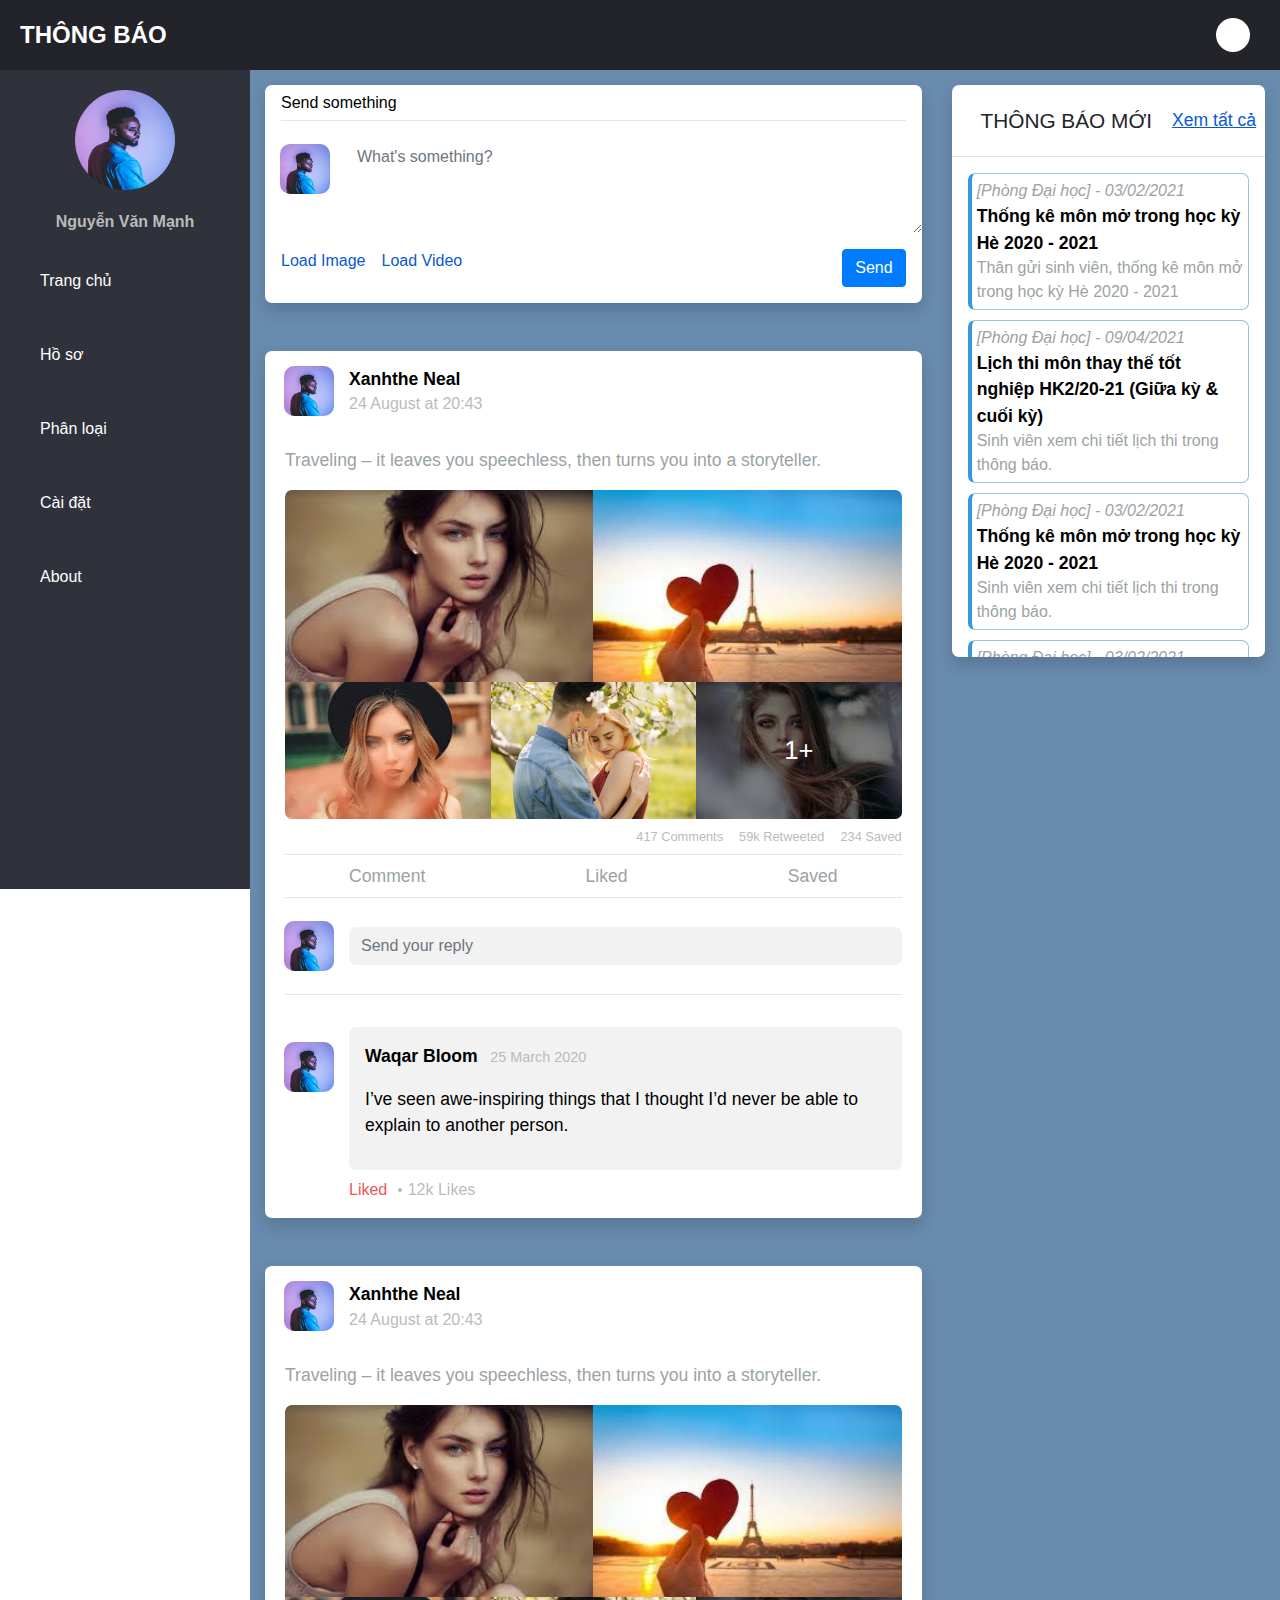
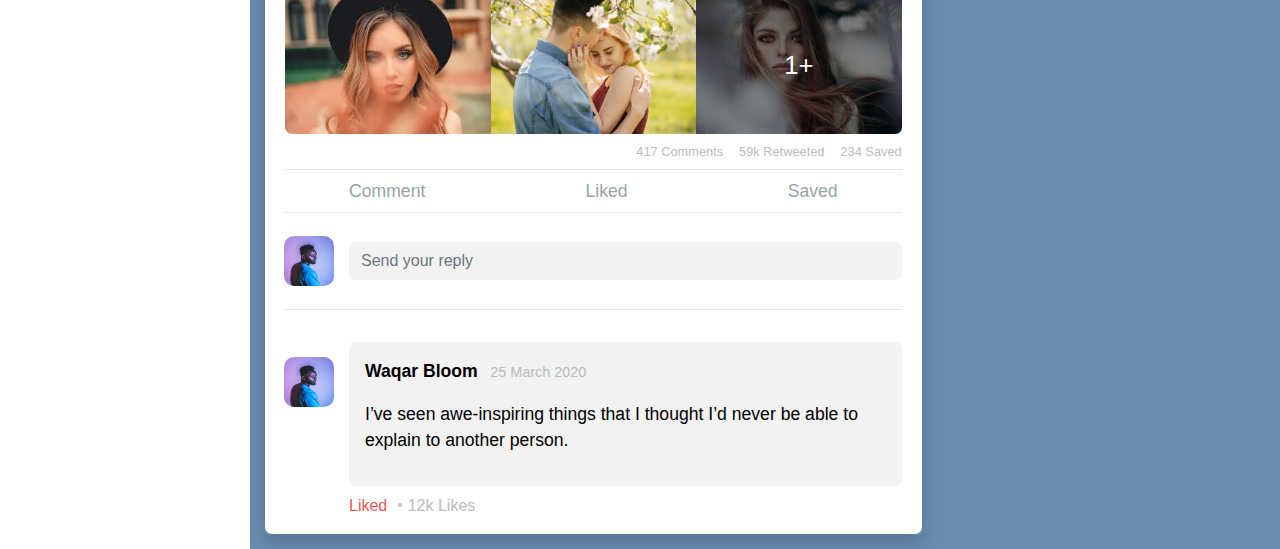
<file: index.html>
<!doctype html>
<html lang="en">
  <head>
    <title>Web Report</title>
    <!-- Required meta tags -->
    <meta charset="utf-8">
    <meta name="viewport" content="width=device-width, initial-scale=1, shrink-to-fit=no">

    <!-- Bootstrap CSS -->
    <link rel="stylesheet" href="https://stackpath.bootstrapcdn.com/bootstrap/4.3.1/css/bootstrap.min.css" integrity="sha384-ggOyR0iXCbMQv3Xipma34MD+dH/1fQ784/j6cY/iJTQUOhcWr7x9JvoRxT2MZw1T" crossorigin="anonymous">

    <!-- my fontawesome 5 -->
    <link rel="stylesheet" href="https://use.fontawesome.com/releases/v5.1.1/css/all.css" integrity="sha384-O8whS3fhG2OnA5Kas0Y9l3cfpmYjapjI0E4theH4iuMD+pLhbf6JI0jIMfYcK3yZ" crossorigin="anonymous">

    <!-- my style css -->
    <link rel="stylesheet" href="./css/style.css">
  </head>
  <body>
      <!-- wrapper start -->
      <div class="wrapper">
        <!-- header menu start -->
        <div class="header">
            <div class="header-menu">
                <div class="title">Thông báo</div>
                <div class="slidebar-btn">
                    <i class="fas fa-bars"></i>
                </div>
                <ul>
                    <!-- <li><a href="#"><i class="fas fa-search"></i></a></li>
                    <li><a href="#"><i class="fas fa-bell"></i></a></li> -->
                    <li><a href="#" title="Đăng xuất"><i class="fas fa-power-off"></i></a></li>
                </ul>
            </div>
        </div>
        <!-- header menu end -->

        <!-- slidebar start -->
        <div class="slidebar">
            <div class="slidebar-menu">
                <center class="profile">
                    <img src="./img/user.jpg" alt="user">
                    <p>Nguyễn Văn Mạnh</p>
                </center>
                <li class="item">
                    <a href="#" class="menu-btn">
                        <i class="fa fa-home"></i><span>Trang chủ</span>
                    </a>
                </li>
                <li class="item" id="profile">
                    <a href="#" class="menu-btn">
                        <i class="fas fa-user-circle"></i>
                        <span>Hồ sơ<i class="fas fa-chevron-down drop-down"></i></span>
                    </a>
                    <div class="sub-menu">
                        <!-- <a href="#">
                            <i class="fas fa-image"></i>
                            <span>Ảnh</span>
                        </a> -->
                        <a href="#">
                            <i class="fas fa-address-card"></i>
                            <span>Thông tin</span>
                        </a>
                    </div>
                </li>
                <li class="item" id="messages">
                    <a href="#" class="menu-btn">
                        <i class="fas fa-envelope"></i>
                        <span>Phân loại<i class="fas fa-chevron-down drop-down"></i></span>
                    </a>
                    <div class="sub-menu">
                        <a href="#">
                            <i class="fas fa-envelope"></i>
                            <span>Phòng ban</span>
                        </a>
                        <a href="#">
                            <i class="fas fa-envelope-square"></i>
                            <span>Chủ đề</span>
                        </a>
                        <a href="#">
                            <i class="fas fa-envelope-square"></i>
                            <span>Tất cả thông báo</span>
                        </a>
                    </div>
                </li>
                <li class="item" id="settings">
                    <a href="#" class="menu-btn">
                        <i class="fas fa-cog"></i>
                        <span>Cài đặt<i class="fas fa-chevron-down drop-down"></i></span>
                    </a>
                    <div class="sub-menu">
                        <a href="#">
                            <i class="fas fa-lock"></i>
                            <span>Mật khẩu</span>
                        </a>
                        <a href="#">
                            <i class="fa fa-sign-in-alt"></i>
                            <span>Đăng ký tài khoản</span>
                        </a>
                        <a href="#">
                            <i class="fa fa-sign-out-alt"></i>
                            <span>Đăng xuất</span>
                        </a>
                    </div>
                    <li class="item">
                        <a href="#" class="menu-btn">
                            <i class="fas fa-info-circle"></i><span>About</span>
                        </a>
                    </li>
                </li>
            </div>
        </div>
        <!-- sliderbar end -->

        <!-- main container start -->
        <div class="main-container">
            <div class="row">
                <div class="col-md-8 order-md-0 order-1">
                    <!-- post anounce -->
                    <div class="post-anounce shadow alert alert-info mb-3 mt-md-0 mt-sm-3">
                        <p class="text-anounce alert-heading m-0">Khoa CNTT vừa đăng một thông báo</span>:
                            <span class="content text-primary">Kết quả chấm phúc khảo môn Phương Pháp Lập Trình</span>
                        </p>
                    </div>
                    <div class="post-form shadow mt-md-0 mt-3 mb-3">
                        <h5 class="slogan pt-2 pl-3">Send something</h5>
                        <hr class="mx-3 my-2">
                        <div class="post-comment-box d-flex justify-content-around align-content-center flex-wrap">
                            <div class="user-img">
                                <img src="img/user.jpg" alt="Image of User">
                            </div>
                            <div class="form-group flex-fill w-50 overflow-hidden">
                                <div class="input-group">
                                    <textarea class="form-control shadow-none py-3 border-0" cols="30" rows="3" placeholder="What's something?"></textarea>
                                </div>
                            </div>
                        </div>
                        <div class="post-form-control d-flex flex-wrap mx-3">
                            <div class="post-form-control-select d-flex flex-wrap">
                                <label for="inputFileImg">
                                    <i class="fa fa-image"></i>
                                    Load Image
                                </label>
                                <input id="inputFileImg" type="file" multiple="" class="form-control d-none" accept="image/*">
                            </div>
                            <div class="post-form-control-select d-flex flex-wrap ml-3">
                                <label for="inputFileVideo">
                                    <i class="fa fa-video"></i>
                                    Load Video
                                </label>
                                <input id="inputFileVideo" type="file" multiple="" class="form-control d-none" accept="image/*">
                            </div>
                            <div class="post-form-control-btn flex-fill w-50 text-right">
                                <button class="btn btn-post-form btn-primary">Send</button>
                            </div>
                        </div>
                        <div class="d-flex mt-3 flex-wrap justify-content-start"></div>
                    </div>
                    <!-- post timeline start -->
                    <div class="post-contain mt-5">
                        <div class="post shadow px-1 pb-3">
                            <div class="list-select"><i class="fa fa-ellipsis-h"></i></div>
                            <div class="menu-select-btn shadow">
                                <li><button>Delete</button></li>
                                <li><button>Edit</button></li>
                            </div>
                            <div class="user-post d-inline-flex justify-content-center align-content-center">
                                <div class="post-user-img user-img">
                                    <img class="border-radius" src="img/user.jpg" alt="Image of User">
                                </div>
                                <div class="post-user-info d-flex justify-content-center flex-column">
                                    <span class="post-user-name user-name d-block">Xanhthe Neal</span>
                                    <span class="post-user-time d-block">24 August at 20:43</span>
                                </div>
                            </div>
                            <p class="post-content mt-3 mx-3">Traveling – it leaves you speechless, then turns you into a storyteller.</p>
                            <div class="post-img d-flex flex-wrap mx-3">
                                <div class="row m-0">
                                    <div class="post-img-contain">
                                        <div class="post-media w-100 h-100">
                                            <img src="img/post-image-1.jpg" alt="Image of Post">
                                        </div>
                                    </div>
                                    <div class="post-img-contain">
                                        <div class="post-media w-100 h-100">
                                            <img src="img/post-image-5.jpg" alt="Image of Post">
                                        </div>
                                    </div>
                                    <div class="post-img-contain">
                                        <div class="post-media w-100 h-100">
                                            <img src="img/post-image-3.jpg" alt="Image of Post">
                                        </div>
                                    </div>
                                    <div class="post-img-contain">
                                        <div class="post-media w-100 h-100">
                                            <img src="img/post-image-4.jpg" alt="Image of Post">
                                        </div>
                                    </div>
                                    <div class="post-img-contain">
                                        <div class="post-media w-100 h-100">
                                            <img src="img/post-image-2.jpg" alt="Image of Post">
                                        </div>
                                        <div class="post-img-more"></div>
                                    </div>
                                    <div class="post-img-contain">
                                        <div class="post-media w-100 h-100">
                                            <img src="img/post-image-6.jpg" alt="Image of Post">
                                        </div>
                                    </div>
                                </div>
                            </div>
                            <div class="post-info mt-2">
                                <ul class="d-flex justify-content-end align-content-center flex-wrap post-user-time px-3 mb-2">
                                    <li>417 Comments</li>
                                    <li class="mx-3">59k Retweeted</li>
                                    <li>234 Saved</li>
                                </ul>
                            </div>
                            <hr class="mx-3 my-2">
                            <div class="post-info-btn">
                                <ul class="d-flex justify-content-around flex-wrap mb-2">
                                    <li><i class="fa fa-comment-alt"></i>
                                        <span class="d-none d-md-inline-block">Comment</span>
                                    </li>
                                    <li><i class="fa fa-heart"></i>
                                         <span class="d-none d-md-inline-block">Liked</span>
                                    </li>
                                    <li><i class="fa fa-bookmark"></i>
                                         <span class="d-none d-md-inline-block">Saved</span>
                                    </li>
                                </ul>
                            </div>
                            <hr class="mx-3 my-2">
                            <div class="post-comment-box d-flex flex-wrap align-items-center">
                                <div class="post-user-img user-img">
                                    <img class="border-radius" src="img/user.jpg" alt="Image of User">
                                </div>
                                <div class="form-group flex-fill w-50 post-comment-form overflow-hidden mb-0">
                                    <div class="input-group pr-3">
                                        <input type="text" class="form-control shadow-none py-3" placeholder="Send your reply">
                                        <label class="input-group-text load-img" for="inputGroupFile1">
                                            <i class="fa fa-image"></i>
                                        </label>
                                        <input type="file" class="form-control d-none" id="inputGroupFile1">
                                        <label class="input-group-text send" for="inputGroupFile2">
                                            <i class="fa fa-paper-plane"></i>
                                        </label>
                                        <input type="button" class="form-control d-none" id="inputGroupFile2">
                                    </div>
                                </div>
                            </div>
                            <hr class="mx-3 my-2">
                            <div class="row d-flex mt-3 flex-wrap justify-content-start">
                                <!-- box of load image -->
                            </div>
                            <div>
                                <div class="post-comment-box d-flex flex-wrap pt-3">
                                    <div class="post-user-img user-img">
                                        <img class="border-radius" src="img/user.jpg" alt="Image of User">
                                    </div>
                                    <div class="post-comment-contain w-75 flex-grow-1 pt-3 pt-md-0 mr-3">
                                        <div class="form-group post-comment-content p-3 overflow-hidden mb-0">
                                            <div class="list-select-comment"><i class="fa fa-ellipsis-h"></i></div>
                                            <div class="menu-select-comment-btn shadow">
                                                <li><button>Delete</button></li>
                                                <li><button>Edit</button></li>
                                            </div>
                                            <div class="post-comment-author">
                                                <a href="#" class="post-comment-author-name color-black">Waqar Bloom</a>
                                                <span class="post-comment-author-time d-md-inline-block d-block mx-md-2">25 March 2020</span>
                                            </div>
                                            <p class="post-comment-text mt-3">I’ve seen awe-inspiring things that I thought I’d never be able to explain to another person.</p>
                                        </div>
                                        <div class="post-comment-status pt-2">
                                            <span class="txtLiked"><i class="fa fa-heart"></i> Liked</span>
                                            <span class="post-comment-status-dot mx-2"></span>
                                            <span>12k Likes</span>
                                        </div>
                                    </div>
                                </div>
                            </div>
                        </div>
                        <div class="modal-box">
                            <div class="modal-box-img">
                                <img src="img/post-image-1.jpg" alt="Image of post">
                            </div>
                            <div class="btn-close-modal-box">
                                <i class="fa fa-times-circle"></i>
                            </div>
                            <div class="modal-box-img-prev modal-box-img-control">
                                <i class="fa fa-caret-left"></i>
                            </div>
                            <div class="modal-box-img-next modal-box-img-control">
                                <i class="fa fa-caret-right"></i>
                            </div>
                        </div>
                    </div>
                    <!-- post timeline end -->

                    <!-- post timeline start -->
                    <div class="post-contain mt-5">
                        <div class="post shadow px-1 pb-3">
                            <div class="user-post d-inline-flex justify-content-center align-content-center">
                                <div class="post-user-img user-img">
                                    <img class="border-radius" src="img/user.jpg" alt="Image of User">
                                </div>
                                <div class="post-user-info d-flex justify-content-center flex-column">
                                    <span class="post-user-name user-name d-block">Xanhthe Neal</span>
                                    <span class="post-user-time d-block">24 August at 20:43</span>
                                </div>
                            </div>
                            <p class="post-content mt-3 mx-3">Traveling – it leaves you speechless, then turns you into a storyteller.</p>
                            <div class="post-img d-flex flex-wrap mx-3">
                                <div class="row m-0">
                                    <div class="post-img-contain">
                                        <div class="post-media w-100 h-100">
                                            <img src="img/post-image-1.jpg" alt="Image of Post">
                                        </div>
                                    </div>
                                    <div class="post-img-contain">
                                        <div class="post-media w-100 h-100">
                                            <img src="img/post-image-5.jpg" alt="Image of Post">
                                        </div>
                                    </div>
                                    <div class="post-img-contain">
                                        <div class="post-media w-100 h-100">
                                            <img src="img/post-image-3.jpg" alt="Image of Post">
                                        </div>
                                    </div>
                                    <div class="post-img-contain">
                                        <div class="post-media w-100 h-100">
                                            <img src="img/post-image-4.jpg" alt="Image of Post">
                                        </div>
                                    </div>
                                    <div class="post-img-contain">
                                        <div class="post-media w-100 h-100">
                                            <img src="img/post-image-2.jpg" alt="Image of Post">
                                        </div>
                                        <div class="post-img-more"></div>
                                    </div>
                                    <div class="post-img-contain">
                                        <div class="post-media w-100 h-100">
                                            <img src="img/post-image-6.jpg" alt="Image of Post">
                                        </div>
                                    </div>
                                </div>
                            </div>
                            <div class="post-info mt-2">
                                <ul class="d-flex justify-content-end align-content-center flex-wrap post-user-time px-3 mb-2">
                                    <li>417 Comments</li>
                                    <li class="mx-3">59k Retweeted</li>
                                    <li>234 Saved</li>
                                </ul>
                            </div>
                            <hr class="mx-3 my-2">
                            <div class="post-info-btn">
                                <ul class="d-flex justify-content-around flex-wrap mb-2">
                                    <li><i class="fa fa-comment-alt"></i>
                                        <span class="d-none d-md-inline-block">Comment</span>
                                    </li>
                                    <li><i class="fa fa-heart"></i>
                                         <span class="d-none d-md-inline-block">Liked</span>
                                    </li>
                                    <li><i class="fa fa-bookmark"></i>
                                         <span class="d-none d-md-inline-block">Saved</span>
                                    </li>
                                </ul>
                            </div>
                            <hr class="mx-3 my-2">
                            <div class="post-comment-box d-flex flex-wrap align-items-center">
                                <div class="post-user-img user-img">
                                    <img class="border-radius" src="img/user.jpg" alt="Image of User">
                                </div>
                                <div class="form-group flex-fill w-50 post-comment-form overflow-hidden mb-0">
                                    <div class="input-group pr-3">
                                        <input type="text" class="form-control shadow-none py-3" placeholder="Send your reply">
                                        <label class="input-group-text load-img" for="inputGroupFile1">
                                            <i class="fa fa-image"></i>
                                        </label>
                                        <input type="file" class="form-control d-none" id="inputGroupFile1">
                                        <label class="input-group-text send" for="inputGroupFile2">
                                            <i class="fa fa-paper-plane"></i>
                                        </label>
                                        <input type="button" class="form-control d-none" id="inputGroupFile2">
                                    </div>
                                </div>
                            </div>
                            <hr class="mx-3 my-2">
                            <div class="row d-flex mt-3 flex-wrap justify-content-start">
                                <!-- box of load image -->
                            </div>
                            <div>
                                <div class="post-comment-box d-flex flex-wrap pt-3">
                                    <div class="post-user-img user-img">
                                        <img class="border-radius" src="img/user.jpg" alt="Image of User">
                                    </div>
                                    <div class="post-comment-contain w-75 flex-grow-1 pt-3 pt-md-0 mr-3">
                                        <div class="form-group post-comment-content p-3 overflow-hidden mb-0">
                                            <div class="post-comment-author">
                                                <a href="#" class="post-comment-author-name color-black">Waqar Bloom</a>
                                                <span class="post-comment-author-time d-md-inline-block d-block mx-md-2">25 March 2020</span>
                                            </div>
                                            <p class="post-comment-text mt-3">I’ve seen awe-inspiring things that I thought I’d never be able to explain to another person.</p>
                                        </div>
                                        <div class="post-comment-status pt-2">
                                            <span class="txtLiked"><i class="fa fa-heart"></i> Liked</span>
                                            <span class="post-comment-status-dot mx-2"></span>
                                            <span>12k Likes</span>
                                        </div>
                                    </div>
                                </div>
                            </div>
                        </div>
                        <div class="modal-box">
                            <div class="modal-box-img">
                                <img src="img/post-image-1.jpg" alt="Image of post">
                            </div>
                            <div class="btn-close-modal-box">
                                <i class="fa fa-times-circle"></i>
                            </div>
                            <div class="modal-box-img-prev modal-box-img-control">
                                <i class="fa fa-caret-left"></i>
                            </div>
                            <div class="modal-box-img-next modal-box-img-control">
                                <i class="fa fa-caret-right"></i>
                            </div>
                        </div>
                    </div>
                    <!-- post timeline end -->

                </div>
                <div class="col-md-4 order-md-1 order-0">
                    <div class="announces shadow">
                        <div class="header-announces border-bottom">
                            <span class="title">
                                Thông báo mới
                            </span>
                            <a href="#" class="watch-all">
                                Xem tất cả
                            </a>
                        </div>
                        <div class="body-announces">
                            <div class="content-box p-3">
                                <li class="item">
                                    <p class="item-header">
                                        <span class="name">[Phòng Đại học]</span>
                                        -
                                        <span class="date">03/02/2021</span>
                                    </p>
                                    <a href="#" class="item-content">
                                        Thống kê môn mở trong học kỳ Hè 2020 - 2021
                                    </a>
                                    <p class="item-footer">
                                        Thân gửi sinh viên, thống kê môn mở trong học kỳ Hè 2020 - 2021
                                    </p>
                                </li>
                                <li class="item">
                                    <p class="item-header">
                                        <span class="name">[Phòng Đại học]</span>
                                        -
                                        <span class="date">09/04/2021</span>
                                    </p>
                                    <a href="#" class="item-content">
                                        Lịch thi môn thay thế tốt nghiệp HK2/20-21 (Giữa kỳ & cuối kỳ)
                                    </a>
                                    <p class="item-footer">
                                        Sinh viên xem chi tiết lịch thi trong thông báo.
                                    </p>
                                </li>
                                <li class="item">
                                    <p class="item-header">
                                        <span class="name">[Phòng Đại học]</span>
                                        -
                                        <span class="date">03/02/2021</span>
                                    </p>
                                    <a href="#" class="item-content">
                                        Thống kê môn mở trong học kỳ Hè 2020 - 2021
                                    </a>
                                    <p class="item-footer">
                                        Sinh viên xem chi tiết lịch thi trong thông báo.
                                    </p>
                                </li>
                                <li class="item">
                                    <p class="item-header">
                                        <span class="name">[Phòng Đại học]</span>
                                        -
                                        <span class="date">03/02/2021</span>
                                    </p>
                                    <a href="#" class="item-content">
                                        Lịch thi giữa kỳ HK2/2020-2021 - Khóa 23 trở về trước - Sv hoãn thi và môn bắt đầu trễ
                                    </a>
                                    <p class="item-footer">
                                        Sinh viên xem chi tiết lịch thi trong thông báo.
                                    </p>
                                </li>
                            </div>
                        </div>
                    </div>
                </div>
            </div>
        </div>
        <!-- main container end -->
      </div>  
      <!-- wrapper end -->
    
    <!-- scroll back to top start -->
    <button class="scroll-to-top shadow"><i class="fa fa-chevron-up"></i></button>
    <!-- scroll back to top end -->
    
    <!-- Optional JavaScript -->
    <!-- jQuery first, then Popper.js, then Bootstrap JS -->
    <script src="https://code.jquery.com/jquery-3.3.1.slim.min.js" integrity="sha384-q8i/X+965DzO0rT7abK41JStQIAqVgRVzpbzo5smXKp4YfRvH+8abtTE1Pi6jizo" crossorigin="anonymous"></script>
    <script src="https://cdnjs.cloudflare.com/ajax/libs/popper.js/1.14.7/umd/popper.min.js" integrity="sha384-UO2eT0CpHqdSJQ6hJty5KVphtPhzWj9WO1clHTMGa3JDZwrnQq4sF86dIHNDz0W1" crossorigin="anonymous"></script>
    <script src="https://stackpath.bootstrapcdn.com/bootstrap/4.3.1/js/bootstrap.min.js" integrity="sha384-JjSmVgyd0p3pXB1rRibZUAYoIIy6OrQ6VrjIEaFf/nJGzIxFDsf4x0xIM+B07jRM" crossorigin="anonymous"></script>

    <!-- my script -->
    <script src="./js/index.js"></script>
  </body>
</html>
</file>
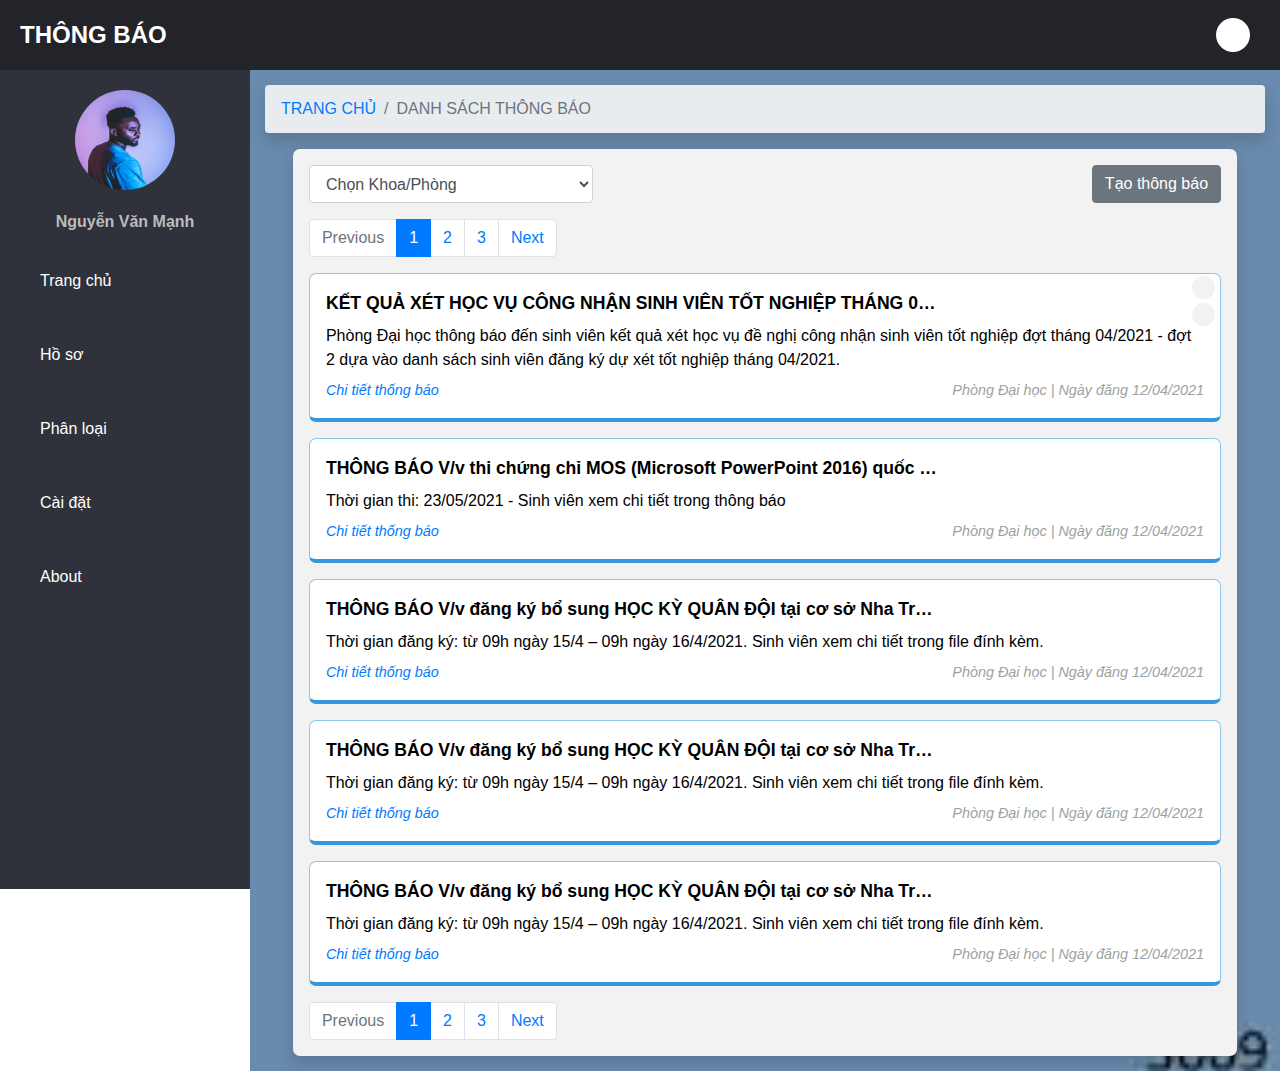
<file: pages/Announcement.html>
<!doctype html>
<html lang="en">
  <head>
    <title>Web Report</title>
    <!-- Required meta tags -->
    <meta charset="utf-8">
    <meta name="viewport" content="width=device-width, initial-scale=1, shrink-to-fit=no">

    <!-- Bootstrap CSS -->
    <link rel="stylesheet" href="https://stackpath.bootstrapcdn.com/bootstrap/4.3.1/css/bootstrap.min.css" integrity="sha384-ggOyR0iXCbMQv3Xipma34MD+dH/1fQ784/j6cY/iJTQUOhcWr7x9JvoRxT2MZw1T" crossorigin="anonymous">

    <!-- my fontawesome 5 -->
    <link rel="stylesheet" href="https://use.fontawesome.com/releases/v5.1.1/css/all.css" integrity="sha384-O8whS3fhG2OnA5Kas0Y9l3cfpmYjapjI0E4theH4iuMD+pLhbf6JI0jIMfYcK3yZ" crossorigin="anonymous">

    <!-- my style css -->
    <link rel="stylesheet" href="../css/style.css">
  </head>
  <body>
      <!-- wrapper start -->
      <div class="wrapper">
        <!-- header menu start -->
        <div class="header">
            <div class="header-menu">
                <div class="title">Thông báo</div>
                <div class="slidebar-btn">
                    <i class="fas fa-bars"></i>
                </div>
                <ul>
                    <!-- <li><a href="#"><i class="fas fa-search"></i></a></li>
                    <li><a href="#"><i class="fas fa-bell"></i></a></li> -->
                    <li><a href="#" title="Đăng xuất"><i class="fas fa-power-off"></i></a></li>
                </ul>
            </div>
        </div>
        <!-- header menu end -->

        <!-- slidebar start -->
        <div class="slidebar">
            <div class="slidebar-menu">
                <center class="profile">
                    <img src="../img/user.jpg" alt="user">
                    <p>Nguyễn Văn Mạnh</p>
                </center>
                <li class="item">
                    <a href="#" class="menu-btn">
                        <i class="fa fa-home"></i><span>Trang chủ</span>
                    </a>
                </li>
                <li class="item" id="profile">
                    <a href="#" class="menu-btn">
                        <i class="fas fa-user-circle"></i>
                        <span>Hồ sơ<i class="fas fa-chevron-down drop-down"></i></span>
                    </a>
                    <div class="sub-menu">
                        <!-- <a href="#">
                            <i class="fas fa-image"></i>
                            <span>Ảnh</span>
                        </a> -->
                        <a href="#">
                            <i class="fas fa-address-card"></i>
                            <span>Thông tin</span>
                        </a>
                    </div>
                </li>
                <li class="item" id="messages">
                    <a href="#" class="menu-btn">
                        <i class="fas fa-envelope"></i>
                        <span>Phân loại<i class="fas fa-chevron-down drop-down"></i></span>
                    </a>
                    <div class="sub-menu">
                        <a href="#">
                            <i class="fas fa-envelope"></i>
                            <span>Phòng ban</span>
                        </a>
                        <!-- <a href="#">
                            <i class="fas fa-envelope-square"></i>
                            <span>Chủ đề</span>
                        </a> -->
                        <a href="#">
                            <i class="fas fa-envelope-square"></i>
                            <span>Tất cả thông báo</span>
                        </a>
                    </div>
                </li>
                <li class="item" id="settings">
                    <a href="#" class="menu-btn">
                        <i class="fas fa-cog"></i>
                        <span>Cài đặt<i class="fas fa-chevron-down drop-down"></i></span>
                    </a>
                    <div class="sub-menu">
                        <a href="#">
                            <i class="fas fa-lock"></i>
                            <span>Mật khẩu</span>
                        </a>
                        <a href="#">
                            <i class="fa fa-sign-in-alt"></i>
                            <span>Đăng ký tài khoản</span>
                        </a>
                        <a href="#">
                            <i class="fa fa-sign-out-alt"></i>
                            <span>Đăng xuất</span>
                        </a>
                    </div>
                    <li class="item">
                        <a href="#" class="menu-btn">
                            <i class="fas fa-info-circle"></i><span>About</span>
                        </a>
                    </li>
                </li>
            </div>
        </div>
        <!-- sliderbar end -->

        <!-- main container start -->
        <div class="main-container">
            <div class="row">
                <div class="col-12">
                    <nav class="nav-link-anounouces shadow" aria-label="breadcrumb">
                        <ol class="breadcrumb">
                          <li class="breadcrumb-item"><a href="#">TRANG CHỦ</a></li>
                          <li class="breadcrumb-item active" aria-current="page">DANH SÁCH THÔNG BÁO</li>
                        </ol>
                      </nav>
                </div>
                <div class="col-11 mx-auto p-0">
                    <div class="body-all-announces p-3 shadow">
                        <div class="row">
                            <!-- <div class="col-md-4">
                                <input class="form-control" type="text" placeholder="Tìm kiếm theo tên thông báo">
                            </div>
                            <div class="col-md-4">
                                <input class="form-control" type="text" placeholder="Tìm kiếm trong nội dung thông báo">
                            </div> -->
                            <div class="col-lg-4 col-md-7 col-sm-6">
                                <select class="form-control my-select-donvi" id="inputGroupSelectDonVi" name="inputGroupSelectDonVi">
                                    <option selected>Chọn Khoa/Phòng</option>
                                            <option value="P02" title="Phòng CTHSSV">Phòng CTHSSV</option>
                                            <option value="P03" title="Phòng Đại học">Phòng Đại học</option>
                                            <option value="P04" title="Phòng Sau đại học">Phòng Sau đại học</option>
                                            <option value="P05" title="Phòng Điện toán và máy tính">Phòng Điện toán và máy tính</option>
                                            <option value="P06" title="Phòng Quản lý phát triển KHCN">Phòng Quản lý phát triển KHCN</option>
                                            <option value="P07" title="Phòng Khảo thí và KĐCL">Phòng Khảo thí và KĐCL</option>
                                            <option value="P08" title="Phòng Quản trị thiết bị">Phòng Quản trị thiết bị</option>
                                            <option value="P09" title="Phòng Tài chính">Phòng Tài chính</option>
                                            <option value="P10" title="Phòng Tổ chức hành chính">Phòng Tổ chức hành chính</option>
                                            <option value="P11" title="Phòng TT, PC và An ninh">Phòng TT, PC và An ninh</option>
                                            <option value="P12" title="Ban ký túc xá">Ban ký túc xá</option>
                                            <option value="P13" title="Viện INCOS">Viện INCOS</option>
                                            <option value="P14" title="Viện INCREDI">Viện INCREDI</option>
                                            <option value="P15" title="TDT Creative Language Center">TDT Creative Language Center</option>
                                            <option value="P16" title="VP Đảng ủy và Công đoàn">VP Đảng ủy và Công đoàn</option>
                                            <option value="P17" title="T. TCCN TĐT">T. TCCN TĐT</option>
                                            <option value="P18" title="Cơ sở Cà Mau">Cơ sở Cà Mau</option>
                                            <option value="P19" title="Cơ sở Nha Trang">Cơ sở Nha Trang</option>
                                            <option value="P20" title="Tổ tư vấn học đường">Tổ tư vấn học đường</option>
                                            <option value="P21" title="Ban PR">Ban PR</option>
                                            <option value="P22" title="Trung tâm tư vấn và kiểm định xây dựng">Trung tâm tư vấn và kiểm định xây dựng</option>
                                            <option value="P45" title="Công ty TĐT">Công ty TĐT</option>
                                            <option value="G" title="Trung tâm tin học">Trung tâm tin học</option>
                                            <option value="P26" title="Trung tâm thực hành, dịch vụ và đào tạo, chuyển giao công nghệ (Cepsatt)">Trung tâm thực hành, dịch vụ và đào tạo, chuyển giao công nghệ (Cepsatt)</option>
                                            <option value="P27" title="Trung tâm đào tạo phát triển xã hội (SDTC)">Trung tâm đào tạo phát triển xã hội (SDTC)</option>
                                            <option value="P28" title="Trung tâm Việt Nam học">Trung tâm Việt Nam học</option>
                                            <option value="P29" title="Trung tâm nghiên cứu và đào tạo kinh tế ứng dụng (Caer)">Trung tâm nghiên cứu và đào tạo kinh tế ứng dụng (Caer)</option>
                                            <option value="P30" title="Thư viện">Thư viện</option>
                                            <option value="P31" title="Trung tâm an toàn lao động và công nghệ môi trường (Cosent)">Trung tâm an toàn lao động và công nghệ môi trường (Cosent)</option>
                                            <option value="P32" title="Trung tâm phát triển khoa học quản lý và công nghệ ứng dụng (Atem)">Trung tâm phát triển khoa học quản lý và công nghệ ứng dụng (Atem)</option>
                                            <option value="P33" title="Trung tâm ứng dụng và phát triển mỹ thuật công nghiệp (ADA)">Trung tâm ứng dụng và phát triển mỹ thuật công nghiệp (ADA)</option>
                                            <option value="P34" title="Trung tâm hợp tác Châu Âu (ECC)">Trung tâm hợp tác Châu Âu (ECC)</option>
                                            <option value="P35" title="TT Hợp tác doanh nghiệp và cựu sinh viên">TT Hợp tác doanh nghiệp và cựu sinh viên</option>
                                            <option value="E" title="Khoa Luật">Khoa Luật</option>
                                            <option value="F" title="Saxion">Saxion</option>
                                            <option value="P36" title="Ban quản lý dự án">Ban quản lý dự án</option>
                                            <option value="P37" title="Cơ sở Bảo Lộc">Cơ sở Bảo Lộc</option>
                                            <option value="H" title="Khoa Dược">Khoa Dược</option>
                                            <option value="P38" title="TT Ngoại ngữ - Tin học - Bồi dưỡng Văn hóa (CIFLEET)">TT Ngoại ngữ - Tin học - Bồi dưỡng Văn hóa (CIFLEET)</option>
                                            <option value="P39" title="Trung tâm ứng dụng - Đào tạo và phát triển các giải pháp kinh tế (CATDES)">Trung tâm ứng dụng - Đào tạo và phát triển các giải pháp kinh tế (CATDES)</option>
                                            <option value="P46" title="VFIS">VFIS</option>
                                            <option value="P47" title="Viện GRIS">Viện GRIS</option>
                                            <option value="P42" title="Trung tâm chuyên gia Hàn Quốc">Trung tâm chuyên gia Hàn Quốc</option>
                                            <option value="P43" title="Trung tâm Bata">Trung tâm Bata</option>
                                            <option value="K" title="Trung tâm giáo dục quốc phòng - an ninh">Trung tâm giáo dục quốc phòng - an ninh</option>
                                            <option value="P44" title="Viện AIMAS">Viện AIMAS</option>
                                            <option value="P48" title="Viện chính sách kinh tế và kinh doanh (IBEP)">Viện chính sách kinh tế và kinh doanh (IBEP)</option>
                                            <option value="0" title="Khoa Ngoại ngữ">Khoa Ngoại ngữ</option>
                                            <option value="1" title="Khoa Mỹ thuật Công nghiệp">Khoa Mỹ thuật Công nghiệp</option>
                                            <option value="2" title="Khoa Kế toán">Khoa Kế toán</option>
                                            <option value="3" title="Khoa Khoa học xã hội và nhân văn">Khoa Khoa học xã hội và nhân văn</option>
                                            <option value="4" title="Khoa Điện - Điện tử">Khoa Điện - Điện tử</option>
                                            <option value="5" title="Khoa Công nghệ thông tin">Khoa Công nghệ thông tin</option>
                                            <option value="6" title="Khoa Khoa học ứng dụng">Khoa Khoa học ứng dụng</option>
                                            <option value="7" title="Khoa Quản trị kinh doanh">Khoa Quản trị kinh doanh</option>
                                            <option value="8" title="Khoa Kỹ thuật công trình">Khoa Kỹ thuật công trình</option>
                                            <option value="9" title="Khoa Môi trường và Bảo hộ lao động">Khoa Môi trường và Bảo hộ lao động</option>
                                            <option value="A" title="Khoa Lao động công đoàn">Khoa Lao động công đoàn</option>
                                            <option value="B" title="Khoa Tài chính ngân hàng">Khoa Tài chính ngân hàng</option>
                                            <option value="C" title="Khoa Toán thống kê">Khoa Toán thống kê</option>
                                            <option value="D" title="Khoa Khoa học thể thao">Khoa Khoa học thể thao</option>
                                            <option value="I" title="Khoa Giáo dục quốc tế">Khoa Giáo dục quốc tế</option>
                                </select>
                            </div>
                            <div class="col-lg-8 col-md-5 col-sm-6 text-right mt-2 mt-sm-0">
                                <button class="btn btn-secondary">Tạo thông báo</button>
                            </div>
                            <div class="col-12">
                                <div class="list-page-navigation my-3">
                                    <ul class="pagination">
                                      <li class="page-item disabled"><a class="page-link" href="#">Previous</a></li>
                                      <li class="page-item active"><a class="page-link" href="#">1</a></li>
                                      <li class="page-item"><a class="page-link" href="#">2</a></li>
                                      <li class="page-item"><a class="page-link" href="#">3</a></li>
                                      <li class="page-item"><a class="page-link" href="#">Next</a></li>
                                    </ul>
                                </div>
                                <div class="content-box-all-announces mt-3">
                                    <li class="item p-3 mb-3">
                                        <div class="list-select-announces">
                                            <button class="btn-delete-announces" title="delete"><i class="fa fa-times-circle"></i></button>
                                            <button class="btn-edit-announces mt-1" title="edit"><i class="fa fa-wrench"></i></button>
                                        </div>
                                        <p class="item-header">
                                            KẾT QUẢ XÉT HỌC VỤ CÔNG NHẬN SINH VIÊN TỐT NGHIỆP THÁNG 04/2021 - ĐỢT 2
                                        </p>
                                        <p class="item-content my-2">
                                            Phòng Đại học thông báo đến sinh viên kết quả xét học vụ đề nghị công nhận sinh viên tốt nghiệp đợt tháng 04/2021 - đợt 2 dựa vào danh sách sinh viên đăng ký dự xét tốt nghiệp tháng 04/2021. 
                                        </p>
                                        <p class="item-footer d-flex justify-content-between">
                                            <a href="#">Chi tiết thống báo</a>
                                            <span class="info-name-time">
                                                Phòng Đại học | Ngày đăng   12/04/2021
                                            </span>
                                        </p>
                                    </li>
                                    <li class="item p-3 mb-3">
                                        <p class="item-header">
                                            THÔNG BÁO V/v thi chứng chỉ MOS (Microsoft PowerPoint 2016) quốc tế đợt tháng 05/2021
                                        </p>
                                        <p class="item-content my-2">
                                            Thời gian thi: 23/05/2021 - Sinh viên xem chi tiết trong thông báo 
                                        </p>
                                        <p class="item-footer d-flex justify-content-between">
                                            <a href="#">Chi tiết thống báo</a>
                                            <span class="info-name-time">
                                                Phòng Đại học | Ngày đăng   12/04/2021
                                            </span>
                                        </p>
                                    </li>
                                    <li class="item p-3 mb-3">
                                        <p class="item-header">
                                            THÔNG BÁO V/v đăng ký bổ sung HỌC KỲ QUÂN ĐỘI tại cơ sở Nha Trang (môn giáo dục quốc phòng và an ninh – Học phần 3 & 4), dành cho sinh viên chất lượng cao khóa tuyển sinh 2020 và sinh viên chất lượng cao khóa tuyển sinh 2019 có nhu cầu
                                        </p>
                                        <p class="item-content my-2">
                                            Thời gian đăng ký: từ 09h ngày 15/4 – 09h ngày 16/4/2021. Sinh viên xem chi tiết trong file đính kèm.
                                        </p>
                                        <p class="item-footer d-flex justify-content-between">
                                            <a href="#">Chi tiết thống báo</a>
                                            <span class="info-name-time">
                                                Phòng Đại học | Ngày đăng   12/04/2021
                                            </span>
                                        </p>
                                    </li>
                                    <li class="item p-3 mb-3">
                                        <p class="item-header">
                                            THÔNG BÁO V/v đăng ký bổ sung HỌC KỲ QUÂN ĐỘI tại cơ sở Nha Trang (môn giáo dục quốc phòng và an ninh – Học phần 3 & 4), dành cho sinh viên chất lượng cao khóa tuyển sinh 2020 và sinh viên chất lượng cao khóa tuyển sinh 2019 có nhu cầu
                                        </p>
                                        <p class="item-content my-2">
                                            Thời gian đăng ký: từ 09h ngày 15/4 – 09h ngày 16/4/2021. Sinh viên xem chi tiết trong file đính kèm.
                                        </p>
                                        <p class="item-footer d-flex justify-content-between">
                                            <a href="#">Chi tiết thống báo</a>
                                            <span class="info-name-time">
                                                Phòng Đại học | Ngày đăng   12/04/2021
                                            </span>
                                        </p>
                                    </li>
                                    <li class="item p-3 mb-3">
                                        <p class="item-header">
                                            THÔNG BÁO V/v đăng ký bổ sung HỌC KỲ QUÂN ĐỘI tại cơ sở Nha Trang (môn giáo dục quốc phòng và an ninh – Học phần 3 & 4), dành cho sinh viên chất lượng cao khóa tuyển sinh 2020 và sinh viên chất lượng cao khóa tuyển sinh 2019 có nhu cầu
                                        </p>
                                        <p class="item-content my-2">
                                            Thời gian đăng ký: từ 09h ngày 15/4 – 09h ngày 16/4/2021. Sinh viên xem chi tiết trong file đính kèm.
                                        </p>
                                        <p class="item-footer d-flex justify-content-between">
                                            <a href="#">Chi tiết thống báo</a>
                                            <span class="info-name-time">
                                                Phòng Đại học | Ngày đăng   12/04/2021
                                            </span>
                                        </p>
                                    </li>
                                </div>
                                <div class="list-page-navigation mt-3">
                                    <ul class="pagination mb-0">
                                      <li class="page-item disabled"><a class="page-link" href="#">Previous</a></li>
                                      <li class="page-item active"><a class="page-link" href="#">1</a></li>
                                      <li class="page-item"><a class="page-link" href="#">2</a></li>
                                      <li class="page-item"><a class="page-link" href="#">3</a></li>
                                      <li class="page-item"><a class="page-link" href="#">Next</a></li>
                                    </ul>
                                </div>
                            </div>
                        </div>
                    </div>
                </div>
            </div>
        </div>
        <!-- main container end -->
      </div>  
      <!-- wrapper end -->
    
    <!-- scroll back to top start -->
    <button class="scroll-to-top shadow"><i class="fa fa-chevron-up"></i></button>
    <!-- scroll back to top end -->

    <!-- Optional JavaScript -->
    <!-- jQuery first, then Popper.js, then Bootstrap JS -->
    <script src="https://code.jquery.com/jquery-3.3.1.slim.min.js" integrity="sha384-q8i/X+965DzO0rT7abK41JStQIAqVgRVzpbzo5smXKp4YfRvH+8abtTE1Pi6jizo" crossorigin="anonymous"></script>
    <script src="https://cdnjs.cloudflare.com/ajax/libs/popper.js/1.14.7/umd/popper.min.js" integrity="sha384-UO2eT0CpHqdSJQ6hJty5KVphtPhzWj9WO1clHTMGa3JDZwrnQq4sF86dIHNDz0W1" crossorigin="anonymous"></script>
    <script src="https://stackpath.bootstrapcdn.com/bootstrap/4.3.1/js/bootstrap.min.js" integrity="sha384-JjSmVgyd0p3pXB1rRibZUAYoIIy6OrQ6VrjIEaFf/nJGzIxFDsf4x0xIM+B07jRM" crossorigin="anonymous"></script>

    <!-- my script -->
    <script src="../js/index.js"></script>
  </body>
</html>
</file>
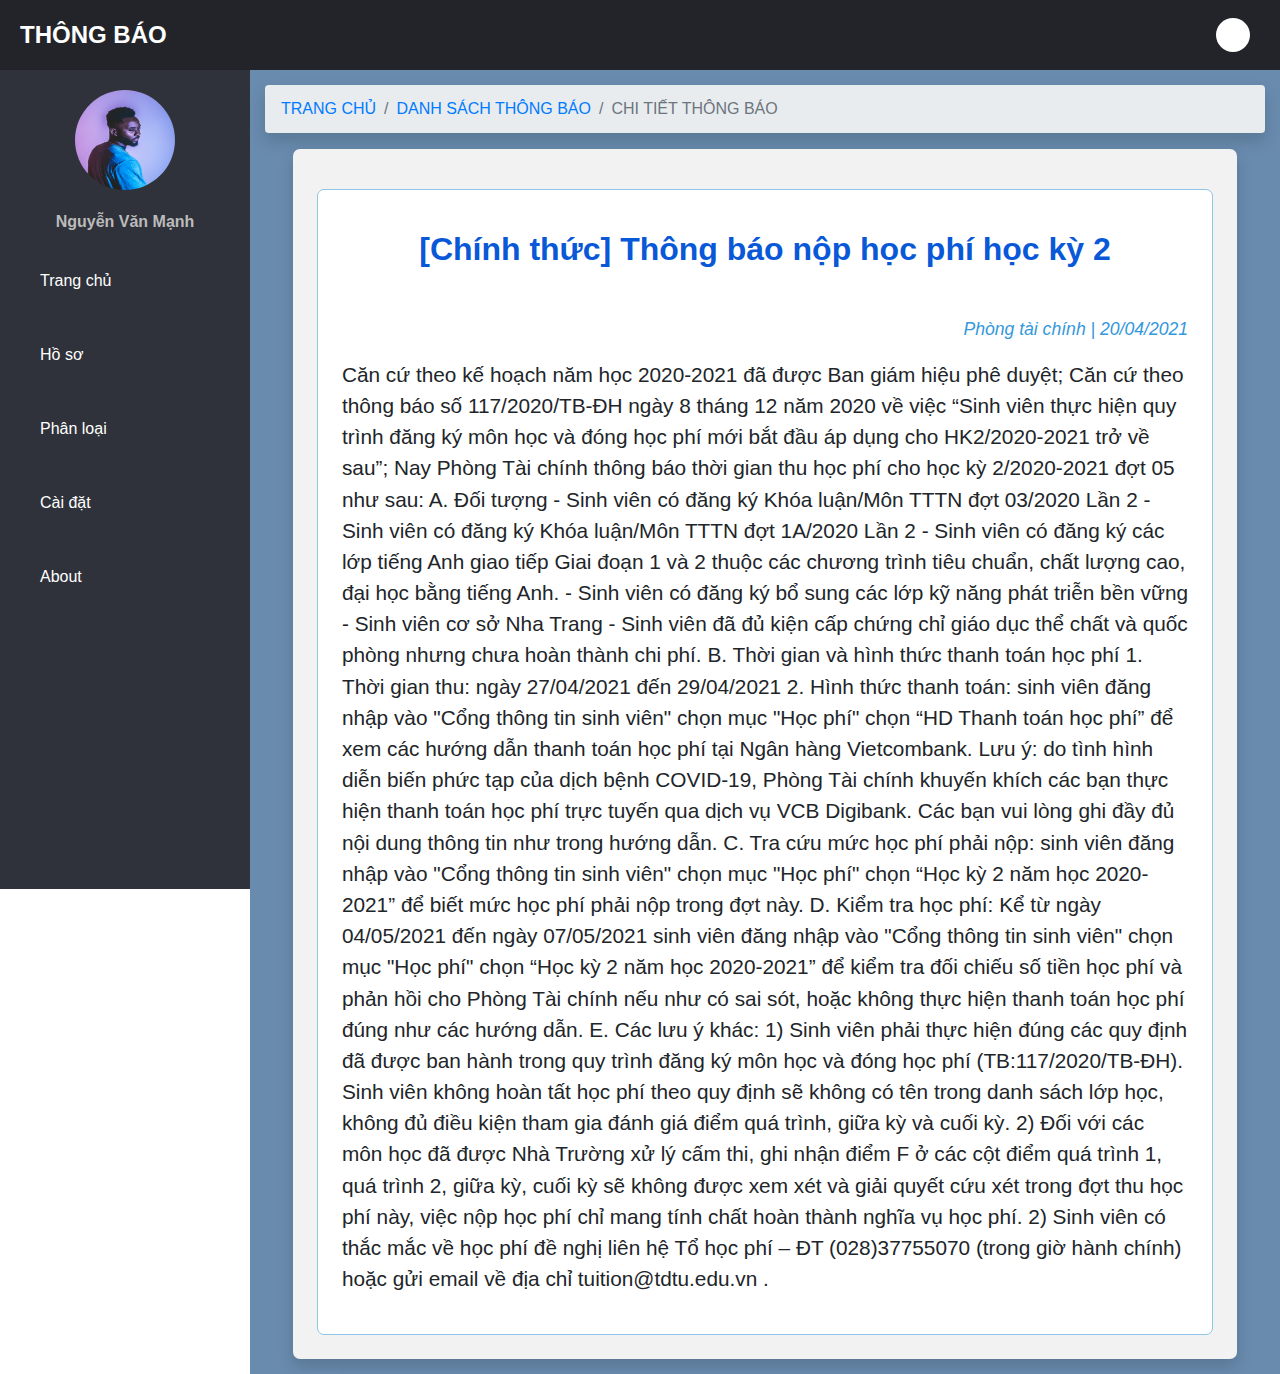
<file: pages/detail.html>
<!doctype html>
<html lang="en">
  <head>
    <title>Web Report</title>
    <!-- Required meta tags -->
    <meta charset="utf-8">
    <meta name="viewport" content="width=device-width, initial-scale=1, shrink-to-fit=no">

    <!-- Bootstrap CSS -->
    <link rel="stylesheet" href="https://stackpath.bootstrapcdn.com/bootstrap/4.3.1/css/bootstrap.min.css" integrity="sha384-ggOyR0iXCbMQv3Xipma34MD+dH/1fQ784/j6cY/iJTQUOhcWr7x9JvoRxT2MZw1T" crossorigin="anonymous">

    <!-- my fontawesome 5 -->
    <link rel="stylesheet" href="https://use.fontawesome.com/releases/v5.1.1/css/all.css" integrity="sha384-O8whS3fhG2OnA5Kas0Y9l3cfpmYjapjI0E4theH4iuMD+pLhbf6JI0jIMfYcK3yZ" crossorigin="anonymous">

    <!-- my style css -->
    <link rel="stylesheet" href="../css/style.css">
  </head>
  <body>
      <!-- wrapper start -->
      <div class="wrapper">
        <!-- header menu start -->
        <div class="header">
            <div class="header-menu">
                <div class="title">Thông báo</div>
                <div class="slidebar-btn">
                    <i class="fas fa-bars"></i>
                </div>
                <ul>
                    <!-- <li><a href="#"><i class="fas fa-search"></i></a></li>
                    <li><a href="#"><i class="fas fa-bell"></i></a></li> -->
                    <li><a href="#" title="Đăng xuất"><i class="fas fa-power-off"></i></a></li>
                </ul>
            </div>
        </div>
        <!-- header menu end -->

        <!-- slidebar start -->
        <div class="slidebar">
            <div class="slidebar-menu">
                <center class="profile">
                    <img src="../img/user.jpg" alt="user">
                    <p>Nguyễn Văn Mạnh</p>
                </center>
                <li class="item">
                    <a href="#" class="menu-btn">
                        <i class="fa fa-home"></i><span>Trang chủ</span>
                    </a>
                </li>
                <li class="item" id="profile">
                    <a href="#" class="menu-btn">
                        <i class="fas fa-user-circle"></i>
                        <span>Hồ sơ<i class="fas fa-chevron-down drop-down"></i></span>
                    </a>
                    <div class="sub-menu">
                        <!-- <a href="#">
                            <i class="fas fa-image"></i>
                            <span>Ảnh</span>
                        </a> -->
                        <a href="#">
                            <i class="fas fa-address-card"></i>
                            <span>Thông tin</span>
                        </a>
                    </div>
                </li>
                <li class="item" id="messages">
                    <a href="#" class="menu-btn">
                        <i class="fas fa-envelope"></i>
                        <span>Phân loại<i class="fas fa-chevron-down drop-down"></i></span>
                    </a>
                    <div class="sub-menu">
                        <a href="#">
                            <i class="fas fa-envelope"></i>
                            <span>Phòng ban</span>
                        </a>
                        <!-- <a href="#">
                            <i class="fas fa-envelope-square"></i>
                            <span>Chủ đề</span>
                        </a> -->
                        <a href="#">
                            <i class="fas fa-envelope-square"></i>
                            <span>Tất cả thông báo</span>
                        </a>
                    </div>
                </li>
                <li class="item" id="settings">
                    <a href="#" class="menu-btn">
                        <i class="fas fa-cog"></i>
                        <span>Cài đặt<i class="fas fa-chevron-down drop-down"></i></span>
                    </a>
                    <div class="sub-menu">
                        <a href="#">
                            <i class="fas fa-lock"></i>
                            <span>Mật khẩu</span>
                        </a>
                        <a href="#">
                            <i class="fa fa-sign-in-alt"></i>
                            <span>Đăng ký tài khoản</span>
                        </a>
                        <a href="#">
                            <i class="fa fa-sign-out-alt"></i>
                            <span>Đăng xuất</span>
                        </a>
                    </div>
                    <li class="item">
                        <a href="#" class="menu-btn">
                            <i class="fas fa-info-circle"></i><span>About</span>
                        </a>
                    </li>
                </li>
            </div>
        </div>
        <!-- sliderbar end -->

        <!-- main container start -->
        <div class="main-container">
            <div class="row">
                <div class="col-12">
                    <nav class="nav-link-anounouces shadow" aria-label="breadcrumb">
                        <ol class="breadcrumb">
                          <li class="breadcrumb-item"><a href="#">TRANG CHỦ</a></li>
                          <li class="breadcrumb-item"><a href="#">DANH SÁCH THÔNG BÁO</a></li>
                          <li class="breadcrumb-item active" aria-current="page">CHI TIẾT THÔNG BÁO</li>
                        </ol>
                      </nav>
                </div>
                <div class="col-11 mx-auto p-0">
                    <div class="body-all-announces p-4 shadow">
                        <div class="row">
                            <div class="col-12">
                                <div class="content-box-all-announces mt-3">
                                    <div class="detail-announces p-4">
                                        <h1 class="title-detail mt-3 mb-5">[Chính thức] Thông báo nộp học phí học kỳ 2</h1>
                                        <a href="" class="place-date mb-3">Phòng tài chính | 20/04/2021</a>
                                        <p class="content-detail">
                                            Căn cứ theo kế hoạch năm học 2020-2021 đã được Ban giám hiệu phê duyệt; Căn cứ theo thông báo số 117/2020/TB-ĐH ngày 8 tháng 12 năm 2020 về việc “Sinh viên thực hiện quy trình đăng ký môn học và đóng học phí mới bắt đầu áp dụng cho HK2/2020-2021 trở về sau”; Nay Phòng Tài chính thông báo thời gian thu học phí cho học kỳ 2/2020-2021 đợt 05 như sau:

A. Đối tượng

- Sinh viên có đăng ký Khóa luận/Môn TTTN đợt 03/2020 Lần 2

- Sinh viên có đăng ký Khóa luận/Môn TTTN đợt 1A/2020 Lần 2

- Sinh viên có đăng ký các lớp tiếng Anh giao tiếp Giai đoạn 1 và 2 thuộc các chương trình tiêu chuẩn, chất lượng cao, đại học bằng tiếng Anh.

- Sinh viên có đăng ký bổ sung các lớp kỹ năng phát triễn bền vững

- Sinh viên cơ sở Nha Trang

- Sinh viên đã đủ kiện cấp chứng chỉ giáo dục thể chất và quốc phòng nhưng chưa hoàn thành chi phí.

B. Thời gian và hình thức thanh toán học phí

1. Thời gian thu: ngày 27/04/2021 đến 29/04/2021

2. Hình thức thanh toán: sinh viên đăng nhập vào "Cổng thông tin sinh viên" chọn mục "Học phí" chọn “HD Thanh toán học phí” để xem các hướng dẫn thanh toán học phí tại Ngân hàng Vietcombank.

Lưu ý: do tình hình diễn biến phức tạp của dịch bệnh COVID-19, Phòng Tài chính khuyến khích các bạn thực hiện thanh toán học phí trực tuyến qua dịch vụ VCB Digibank. Các bạn vui lòng ghi đầy đủ nội dung thông tin như trong hướng dẫn.

C. Tra cứu mức học phí phải nộp: sinh viên đăng nhập vào "Cổng thông tin sinh viên" chọn mục "Học phí" chọn “Học kỳ 2 năm học 2020-2021” để biết mức học phí phải nộp trong đợt này.

D. Kiểm tra học phí:

Kể từ ngày 04/05/2021 đến ngày 07/05/2021 sinh viên đăng nhập vào "Cổng thông tin sinh viên" chọn mục "Học phí" chọn “Học kỳ 2 năm học 2020-2021” để kiểm tra đối chiếu số tiền học phí và phản hồi cho Phòng Tài chính nếu như có sai sót, hoặc không thực hiện thanh toán học phí đúng như các hướng dẫn.

E. Các lưu ý khác:

1) Sinh viên phải thực hiện đúng các quy định đã được ban hành trong quy trình đăng ký môn học và đóng học phí (TB:117/2020/TB-ĐH). Sinh viên không hoàn tất học phí theo quy định sẽ không có tên trong danh sách lớp học, không đủ điều kiện tham gia đánh giá điểm quá trình, giữa kỳ và cuối kỳ.

2) Đối với các môn học đã được Nhà Trường xử lý cấm thi, ghi nhận điểm F ở các cột điểm quá trình 1, quá trình 2, giữa kỳ, cuối kỳ sẽ không được xem xét và giải quyết cứu xét trong đợt thu học phí này, việc nộp học phí chỉ mang tính chất hoàn thành nghĩa vụ học phí.

2) Sinh viên có thắc mắc về học phí đề nghị liên hệ Tổ học phí – ĐT (028)37755070 (trong giờ hành chính) hoặc gửi email về địa chỉ tuition@tdtu.edu.vn .
                                        </p>
                                    </div>
                                </div>
                            </div>
                        </div>
                    </div>
                </div>
            </div>
        </div>
        <!-- main container end -->
      </div>  
      <!-- wrapper end -->
    
    <!-- scroll back to top start -->
    <button class="scroll-to-top shadow"><i class="fa fa-chevron-up"></i></button>
    <!-- scroll back to top end -->

    <!-- Optional JavaScript -->
    <!-- jQuery first, then Popper.js, then Bootstrap JS -->
    <script src="https://code.jquery.com/jquery-3.3.1.slim.min.js" integrity="sha384-q8i/X+965DzO0rT7abK41JStQIAqVgRVzpbzo5smXKp4YfRvH+8abtTE1Pi6jizo" crossorigin="anonymous"></script>
    <script src="https://cdnjs.cloudflare.com/ajax/libs/popper.js/1.14.7/umd/popper.min.js" integrity="sha384-UO2eT0CpHqdSJQ6hJty5KVphtPhzWj9WO1clHTMGa3JDZwrnQq4sF86dIHNDz0W1" crossorigin="anonymous"></script>
    <script src="https://stackpath.bootstrapcdn.com/bootstrap/4.3.1/js/bootstrap.min.js" integrity="sha384-JjSmVgyd0p3pXB1rRibZUAYoIIy6OrQ6VrjIEaFf/nJGzIxFDsf4x0xIM+B07jRM" crossorigin="anonymous"></script>

    <!-- my script -->
    <script src="../js/index.js"></script>
  </body>
</html>
</file>
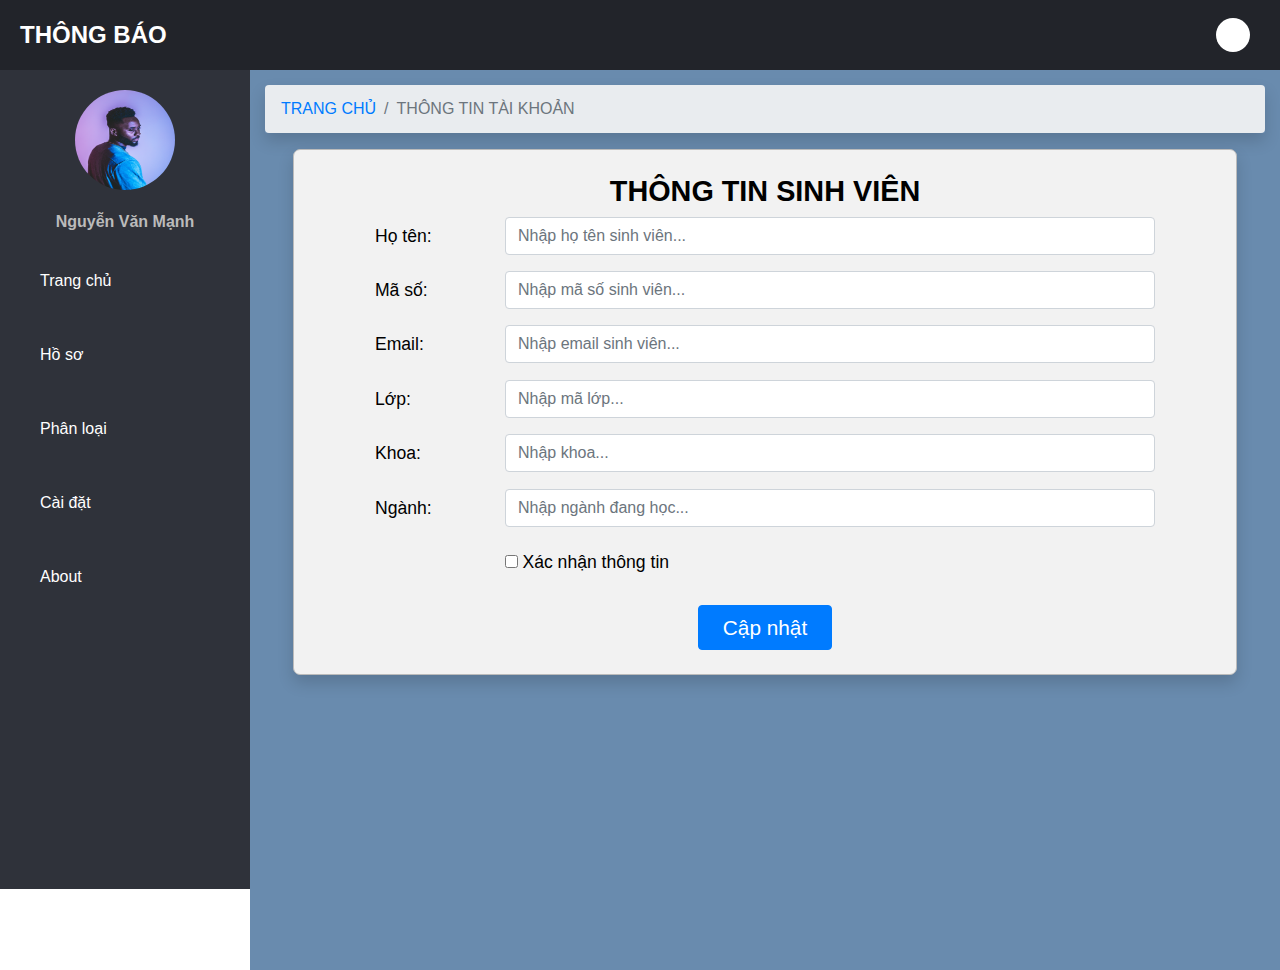
<file: pages/profile.html>
<!doctype html>
<html lang="en">
  <head>
    <title>Web Report</title>
    <!-- Required meta tags -->
    <meta charset="utf-8">
    <meta name="viewport" content="width=device-width, initial-scale=1, shrink-to-fit=no">

    <!-- Bootstrap CSS -->
    <link rel="stylesheet" href="https://stackpath.bootstrapcdn.com/bootstrap/4.3.1/css/bootstrap.min.css" integrity="sha384-ggOyR0iXCbMQv3Xipma34MD+dH/1fQ784/j6cY/iJTQUOhcWr7x9JvoRxT2MZw1T" crossorigin="anonymous">

    <!-- my fontawesome 5 -->
    <link rel="stylesheet" href="https://use.fontawesome.com/releases/v5.1.1/css/all.css" integrity="sha384-O8whS3fhG2OnA5Kas0Y9l3cfpmYjapjI0E4theH4iuMD+pLhbf6JI0jIMfYcK3yZ" crossorigin="anonymous">

    <!-- my style css -->
    <link rel="stylesheet" href="../css/style.css">
  </head>
  <body>
      <!-- wrapper start -->
      <div class="wrapper">
        <!-- header menu start -->
        <div class="header">
            <div class="header-menu">
                <div class="title">Thông báo</div>
                <div class="slidebar-btn">
                    <i class="fas fa-bars"></i>
                </div>
                <ul>
                    <!-- <li><a href="#"><i class="fas fa-search"></i></a></li>
                    <li><a href="#"><i class="fas fa-bell"></i></a></li> -->
                    <li><a href="#" title="Đăng xuất"><i class="fas fa-power-off"></i></a></li>
                </ul>
            </div>
        </div>
        <!-- header menu end -->

        <!-- slidebar start -->
        <div class="slidebar">
            <div class="slidebar-menu">
                <center class="profile">
                    <img src="../img/user.jpg" alt="user">
                    <p>Nguyễn Văn Mạnh</p>
                </center>
                <li class="item">
                    <a href="#" class="menu-btn">
                        <i class="fa fa-home"></i><span>Trang chủ</span>
                    </a>
                </li>
                <li class="item" id="profile">
                    <a href="#" class="menu-btn">
                        <i class="fas fa-user-circle"></i>
                        <span>Hồ sơ<i class="fas fa-chevron-down drop-down"></i></span>
                    </a>
                    <div class="sub-menu">
                        <!-- <a href="#">
                            <i class="fas fa-image"></i>
                            <span>Ảnh</span>
                        </a> -->
                        <a href="#">
                            <i class="fas fa-address-card"></i>
                            <span>Thông tin</span>
                        </a>
                    </div>
                </li>
                <li class="item" id="messages">
                    <a href="#" class="menu-btn">
                        <i class="fas fa-envelope"></i>
                        <span>Phân loại<i class="fas fa-chevron-down drop-down"></i></span>
                    </a>
                    <div class="sub-menu">
                        <a href="#">
                            <i class="fas fa-envelope"></i>
                            <span>Phòng ban</span>
                        </a>
                        <!-- <a href="#">
                            <i class="fas fa-envelope-square"></i>
                            <span>Chủ đề</span>
                        </a> -->
                        <a href="#">
                            <i class="fas fa-envelope-square"></i>
                            <span>Tất cả thông báo</span>
                        </a>
                    </div>
                </li>
                <li class="item" id="settings">
                    <a href="#" class="menu-btn">
                        <i class="fas fa-cog"></i>
                        <span>Cài đặt<i class="fas fa-chevron-down drop-down"></i></span>
                    </a>
                    <div class="sub-menu">
                        <a href="#">
                            <i class="fas fa-lock"></i>
                            <span>Mật khẩu</span>
                        </a>
                        <a href="#">
                            <i class="fa fa-sign-in-alt"></i>
                            <span>Đăng ký</span>
                        </a>
                        <a href="#">
                            <i class="fa fa-sign-out-alt"></i>
                            <span>Đăng xuất</span>
                        </a>
                    </div>
                    <li class="item">
                        <a href="#" class="menu-btn">
                            <i class="fas fa-info-circle"></i><span>About</span>
                        </a>
                    </li>
                </li>
            </div>
        </div>
        <!-- sliderbar end -->

        <!-- main container start -->
        <div class="main-container">
            <div class="row">
                <div class="col-12">
                    <nav class="nav-link-anounouces shadow" aria-label="breadcrumb">
                        <ol class="breadcrumb">
                          <li class="breadcrumb-item"><a href="#">TRANG CHỦ</a></li>
                          <li class="breadcrumb-item active" aria-current="page">THÔNG TIN TÀI KHOẢN</li>
                        </ol>
                      </nav>
                </div>
                <div class="col-11 mx-auto p-0">
                    <div class="box-profile px-3 px-md-5 py-4 shadow">
                        <h3>THÔNG TIN SINH VIÊN</h3>
                        <form action="">
                            <div class="form-group row px-3 px-lg-5">
                                <label class="col-lg-2 col-form-label" for="inputName">
                                    Họ tên:
                                </label>
                                <input class="form-control col-lg-10" type="text" name="inputName" id="inputName" placeholder="Nhập họ tên sinh viên...">
                            </div>
                            <div class="form-group row px-3 px-lg-5">
                                <label class="col-lg-2 col-form-label" for="inputMaSV">
                                    Mã số:
                                </label>
                                <input class="form-control col-lg-10" type="text" name="inputMaSV" id="inputMaSV" placeholder="Nhập mã số sinh viên...">
                            </div>
                            <div class="form-group row px-3 px-lg-5">
                                <label class="col-lg-2 col-form-label" for="inputName">
                                    Email:
                                </label>
                                <input class="form-control col-lg-10" type="text" name="inputName" id="inputName" placeholder="Nhập email sinh viên...">
                            </div>
                            <div class="form-group row px-3 px-lg-5">
                                <label class="col-lg-2 col-form-label" for="inputName">
                                    Lớp:
                                </label>
                                <input class="form-control col-lg-10" type="text" name="inputName" id="inputName" placeholder="Nhập mã lớp...">
                            </div>
                            <div class="form-group row px-3 px-lg-5">
                                <label class="col-lg-2 col-form-label" for="inputName">
                                    Khoa:
                                </label>
                                <input class="form-control col-lg-10" type="text" name="inputName" id="inputName" placeholder="Nhập khoa...">
                            </div>
                            <div class="form-group row px-3 px-lg-5">
                                <label class="col-lg-2 col-form-label" for="inputName">
                                    Ngành:
                                </label>
                                <input class="form-control col-lg-10" type="text" name="inputName" id="inputName" placeholder="Nhập ngành đang học...">
                            </div>
                            <div class="form-group row px-3 px-lg-5">
                                <div class="col-lg-2">
                                    <input class=" d-none" type="text" name="" id="">
                                </div>
                                <div class="col-lg-10 pl-0">
                                    <input type="checkbox" class="form-input" id="inputCheck">
                                    <label class="form-label" for="inputCheck">Xác nhận thông tin</label>
                                </div>     
                            </div>
                            <div class="btn-update d-flex justify-content-center">
                                <button class="btn btn-primary px-4">Cập nhật</button>
                            </div>
                        </form>
                    </div>
                </div>
            </div>
        </div>
        <!-- main container end -->
      </div>  
      <!-- wrapper end -->
    
    <!-- scroll back to top start -->
    <button class="scroll-to-top shadow"><i class="fa fa-chevron-up"></i></button>
    <!-- scroll back to top end -->

    <!-- Optional JavaScript -->
    <!-- jQuery first, then Popper.js, then Bootstrap JS -->
    <script src="https://code.jquery.com/jquery-3.3.1.slim.min.js" integrity="sha384-q8i/X+965DzO0rT7abK41JStQIAqVgRVzpbzo5smXKp4YfRvH+8abtTE1Pi6jizo" crossorigin="anonymous"></script>
    <script src="https://cdnjs.cloudflare.com/ajax/libs/popper.js/1.14.7/umd/popper.min.js" integrity="sha384-UO2eT0CpHqdSJQ6hJty5KVphtPhzWj9WO1clHTMGa3JDZwrnQq4sF86dIHNDz0W1" crossorigin="anonymous"></script>
    <script src="https://stackpath.bootstrapcdn.com/bootstrap/4.3.1/js/bootstrap.min.js" integrity="sha384-JjSmVgyd0p3pXB1rRibZUAYoIIy6OrQ6VrjIEaFf/nJGzIxFDsf4x0xIM+B07jRM" crossorigin="anonymous"></script>

    <!-- my script -->
    <script src="../js/index.js"></script>
  </body>
</html>
</file>
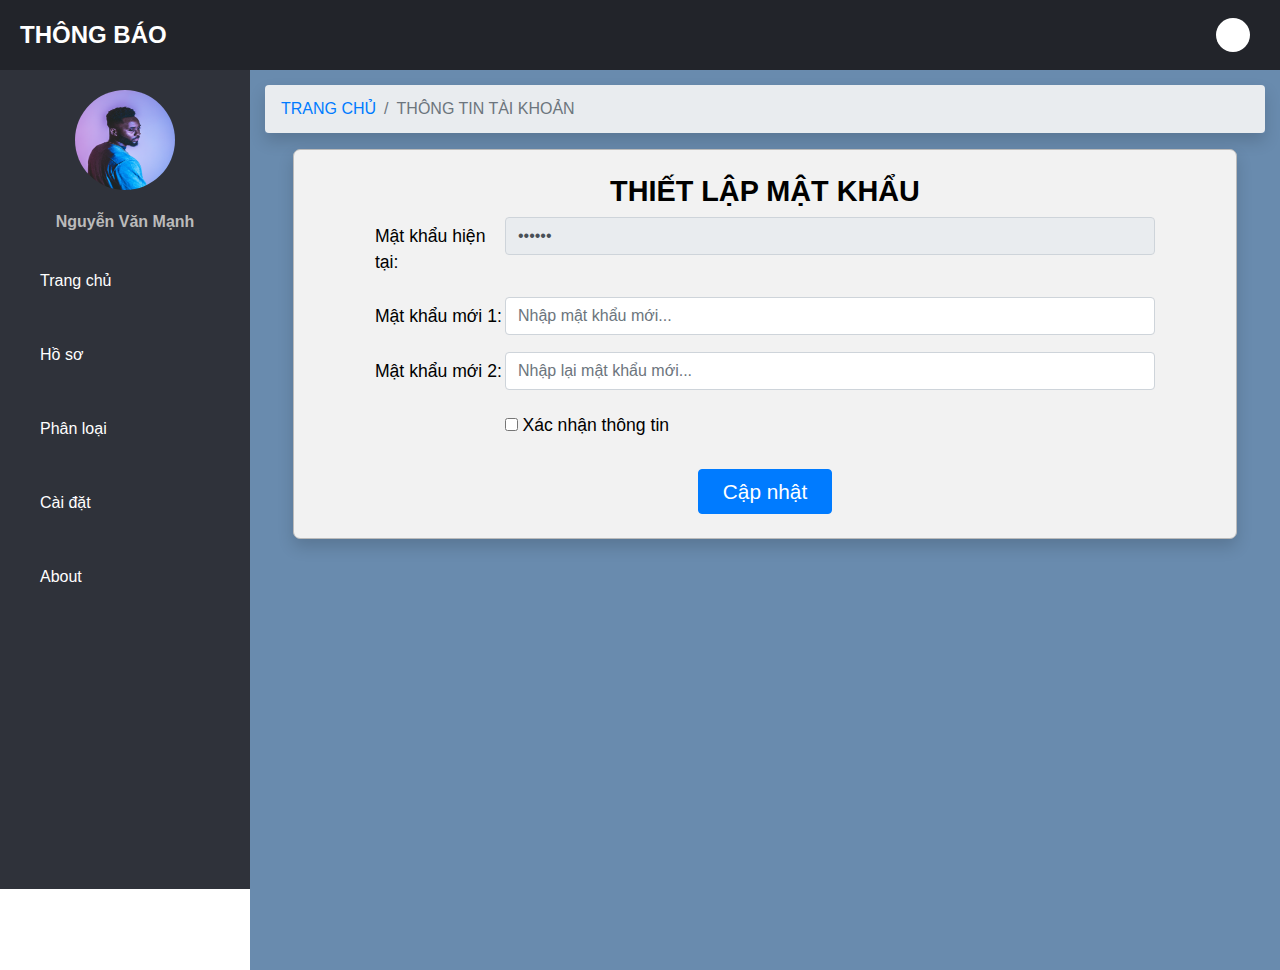
<file: pages/setUpPass.html>
<!doctype html>
<html lang="en">
  <head>
    <title>Web Report</title>
    <!-- Required meta tags -->
    <meta charset="utf-8">
    <meta name="viewport" content="width=device-width, initial-scale=1, shrink-to-fit=no">

    <!-- Bootstrap CSS -->
    <link rel="stylesheet" href="https://stackpath.bootstrapcdn.com/bootstrap/4.3.1/css/bootstrap.min.css" integrity="sha384-ggOyR0iXCbMQv3Xipma34MD+dH/1fQ784/j6cY/iJTQUOhcWr7x9JvoRxT2MZw1T" crossorigin="anonymous">

    <!-- my fontawesome 5 -->
    <link rel="stylesheet" href="https://use.fontawesome.com/releases/v5.1.1/css/all.css" integrity="sha384-O8whS3fhG2OnA5Kas0Y9l3cfpmYjapjI0E4theH4iuMD+pLhbf6JI0jIMfYcK3yZ" crossorigin="anonymous">

    <!-- my style css -->
    <link rel="stylesheet" href="../css/style.css">
  </head>
  <body>
      <!-- wrapper start -->
      <div class="wrapper">
        <!-- header menu start -->
        <div class="header">
            <div class="header-menu">
                <div class="title">Thông báo</div>
                <div class="slidebar-btn">
                    <i class="fas fa-bars"></i>
                </div>
                <ul>
                    <!-- <li><a href="#"><i class="fas fa-search"></i></a></li>
                    <li><a href="#"><i class="fas fa-bell"></i></a></li> -->
                    <li><a href="#" title="Đăng xuất"><i class="fas fa-power-off"></i></a></li>
                </ul>
            </div>
        </div>
        <!-- header menu end -->

        <!-- slidebar start -->
        <div class="slidebar">
            <div class="slidebar-menu">
                <center class="profile">
                    <img src="../img/user.jpg" alt="user">
                    <p>Nguyễn Văn Mạnh</p>
                </center>
                <li class="item">
                    <a href="#" class="menu-btn">
                        <i class="fa fa-home"></i><span>Trang chủ</span>
                    </a>
                </li>
                <li class="item" id="profile">
                    <a href="#" class="menu-btn">
                        <i class="fas fa-user-circle"></i>
                        <span>Hồ sơ<i class="fas fa-chevron-down drop-down"></i></span>
                    </a>
                    <div class="sub-menu">
                        <!-- <a href="#">
                            <i class="fas fa-image"></i>
                            <span>Ảnh</span>
                        </a> -->
                        <a href="#">
                            <i class="fas fa-address-card"></i>
                            <span>Thông tin</span>
                        </a>
                    </div>
                </li>
                <li class="item" id="messages">
                    <a href="#" class="menu-btn">
                        <i class="fas fa-envelope"></i>
                        <span>Phân loại<i class="fas fa-chevron-down drop-down"></i></span>
                    </a>
                    <div class="sub-menu">
                        <a href="#">
                            <i class="fas fa-envelope"></i>
                            <span>Phòng ban</span>
                        </a>
                        <!-- <a href="#">
                            <i class="fas fa-envelope-square"></i>
                            <span>Chủ đề</span>
                        </a> -->
                        <a href="#">
                            <i class="fas fa-envelope-square"></i>
                            <span>Tất cả thông báo</span>
                        </a>
                    </div>
                </li>
                <li class="item" id="settings">
                    <a href="#" class="menu-btn">
                        <i class="fas fa-cog"></i>
                        <span>Cài đặt<i class="fas fa-chevron-down drop-down"></i></span>
                    </a>
                    <div class="sub-menu">
                        <a href="#">
                            <i class="fas fa-lock"></i>
                            <span>Mật khẩu</span>
                        </a>
                        <a href="#">
                            <i class="fa fa-sign-in-alt"></i>
                            <span>Đăng ký</span>
                        </a>
                        <a href="#">
                            <i class="fa fa-sign-out-alt"></i>
                            <span>Đăng xuất</span>
                        </a>
                    </div>
                    <li class="item">
                        <a href="#" class="menu-btn">
                            <i class="fas fa-info-circle"></i><span>About</span>
                        </a>
                    </li>
                </li>
            </div>
        </div>
        <!-- sliderbar end -->

        <!-- main container start -->
        <div class="main-container">
            <div class="row">
                <div class="col-12">
                    <nav class="nav-link-anounouces shadow" aria-label="breadcrumb">
                        <ol class="breadcrumb">
                          <li class="breadcrumb-item"><a href="#">TRANG CHỦ</a></li>
                          <li class="breadcrumb-item active" aria-current="page">THÔNG TIN TÀI KHOẢN</li>
                        </ol>
                      </nav>
                </div>
                <div class="col-11 mx-auto p-0">
                    <div class="box-setup-pass px-3 px-md-5 py-4 shadow">
                        <h3>THIẾT LẬP MẬT KHẨU</h3>
                        <form action="">
                            <div class="form-group row px-3 px-lg-5">
                                <label class="col-lg-2 col-form-label" for="inputPass">
                                    Mật khẩu hiện tại:
                                </label>
                                <input class="form-control col-lg-10" disabled type="password" name="inputPass" id="inputPass" value="123456">
                            </div>
                            <div class="form-group row px-3 px-lg-5">
                                <label class="col-lg-2 col-form-label" for="inputMaSV">
                                    Mật khẩu mới 1:
                                </label>
                                <input class="form-control col-lg-10" type="text" name="inputMaSV" id="inputMaSV" placeholder="Nhập mật khẩu mới...">
                            </div>
                            <div class="form-group row px-3 px-lg-5">
                                <label class="col-lg-2 col-form-label" for="inputName">
                                    Mật khẩu mới 2:
                                </label>
                                <input class="form-control col-lg-10" type="text" name="inputName" id="inputName" placeholder="Nhập lại mật khẩu mới...">
                            </div>
                            <div class="form-group row px-3 px-lg-5">
                                <div class="col-lg-2">
                                    <input class=" d-none" type="text" name="" id="">
                                </div>
                                <div class="col-lg-10 pl-0">
                                    <input type="checkbox" class="form-input" id="inputCheck">
                                    <label class="form-label" for="inputCheck">Xác nhận thông tin</label>
                                </div>     
                            </div>
                            <div class="btn-update d-flex justify-content-center">
                                <button class="btn btn-primary px-4">Cập nhật</button>
                            </div>
                        </form>
                    </div>
                </div>
            </div>
        </div>
        <!-- main container end -->
      </div>  
      <!-- wrapper end -->
    
    <!-- scroll back to top start -->
    <button class="scroll-to-top shadow"><i class="fa fa-chevron-up"></i></button>
    <!-- scroll back to top end -->

    <!-- Optional JavaScript -->
    <!-- jQuery first, then Popper.js, then Bootstrap JS -->
    <script src="https://code.jquery.com/jquery-3.3.1.slim.min.js" integrity="sha384-q8i/X+965DzO0rT7abK41JStQIAqVgRVzpbzo5smXKp4YfRvH+8abtTE1Pi6jizo" crossorigin="anonymous"></script>
    <script src="https://cdnjs.cloudflare.com/ajax/libs/popper.js/1.14.7/umd/popper.min.js" integrity="sha384-UO2eT0CpHqdSJQ6hJty5KVphtPhzWj9WO1clHTMGa3JDZwrnQq4sF86dIHNDz0W1" crossorigin="anonymous"></script>
    <script src="https://stackpath.bootstrapcdn.com/bootstrap/4.3.1/js/bootstrap.min.js" integrity="sha384-JjSmVgyd0p3pXB1rRibZUAYoIIy6OrQ6VrjIEaFf/nJGzIxFDsf4x0xIM+B07jRM" crossorigin="anonymous"></script>

    <!-- my script -->
    <script src="../js/index.js"></script>
  </body>
</html>
</file>
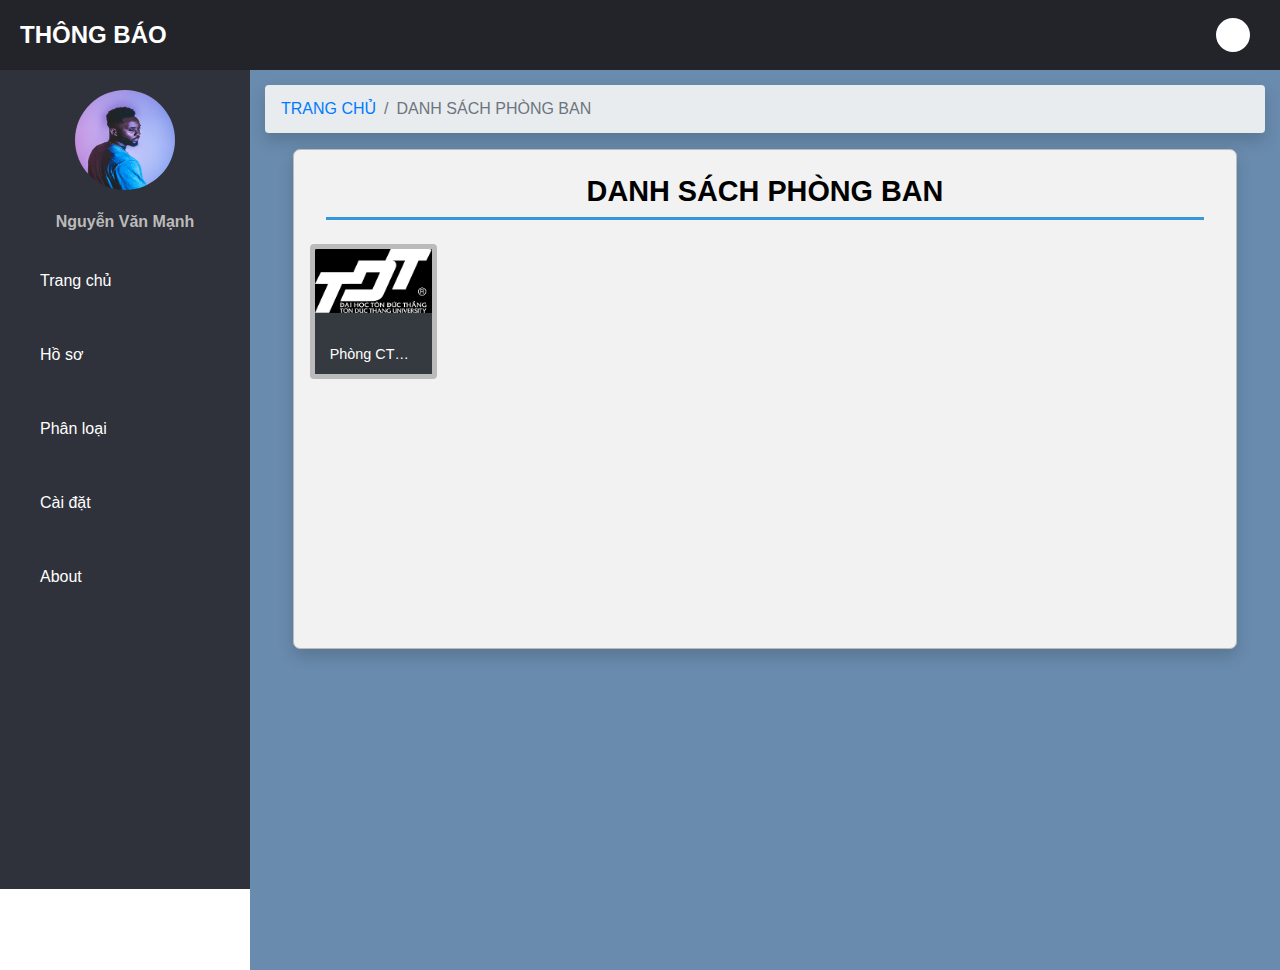
<file: pages/typeRoom.html>
<!doctype html>
<html lang="en">
  <head>
    <title>Web Report</title>
    <!-- Required meta tags -->
    <meta charset="utf-8">
    <meta name="viewport" content="width=device-width, initial-scale=1, shrink-to-fit=no">

    <!-- Bootstrap CSS -->
    <link rel="stylesheet" href="https://stackpath.bootstrapcdn.com/bootstrap/4.3.1/css/bootstrap.min.css" integrity="sha384-ggOyR0iXCbMQv3Xipma34MD+dH/1fQ784/j6cY/iJTQUOhcWr7x9JvoRxT2MZw1T" crossorigin="anonymous">

    <!-- my fontawesome 5 -->
    <link rel="stylesheet" href="https://use.fontawesome.com/releases/v5.1.1/css/all.css" integrity="sha384-O8whS3fhG2OnA5Kas0Y9l3cfpmYjapjI0E4theH4iuMD+pLhbf6JI0jIMfYcK3yZ" crossorigin="anonymous">

    <!-- my style css -->
    <link rel="stylesheet" href="../css/style.css">
  </head>
  <body>
      <!-- wrapper start -->
      <div class="wrapper">
        <!-- header menu start -->
        <div class="header">
            <div class="header-menu">
                <div class="title">Thông báo</div>
                <div class="slidebar-btn">
                    <i class="fas fa-bars"></i>
                </div>
                <ul>
                    <!-- <li><a href="#"><i class="fas fa-search"></i></a></li>
                    <li><a href="#"><i class="fas fa-bell"></i></a></li> -->
                    <li><a href="#" title="Đăng xuất"><i class="fas fa-power-off"></i></a></li>
                </ul>
            </div>
        </div>
        <!-- header menu end -->

        <!-- slidebar start -->
        <div class="slidebar">
            <div class="slidebar-menu">
                <center class="profile">
                    <img src="../img/user.jpg" alt="user">
                    <p>Nguyễn Văn Mạnh</p>
                </center>
                <li class="item">
                    <a href="#" class="menu-btn">
                        <i class="fa fa-home"></i><span>Trang chủ</span>
                    </a>
                </li>
                <li class="item" id="profile">
                    <a href="#" class="menu-btn">
                        <i class="fas fa-user-circle"></i>
                        <span>Hồ sơ<i class="fas fa-chevron-down drop-down"></i></span>
                    </a>
                    <div class="sub-menu">
                        <!-- <a href="#">
                            <i class="fas fa-image"></i>
                            <span>Ảnh</span>
                        </a> -->
                        <a href="#">
                            <i class="fas fa-address-card"></i>
                            <span>Thông tin</span>
                        </a>
                    </div>
                </li>
                <li class="item" id="messages">
                    <a href="#" class="menu-btn">
                        <i class="fas fa-envelope"></i>
                        <span>Phân loại<i class="fas fa-chevron-down drop-down"></i></span>
                    </a>
                    <div class="sub-menu">
                        <a href="#">
                            <i class="fas fa-envelope"></i>
                            <span>Phòng ban</span>
                        </a>
                        <!-- <a href="#">
                            <i class="fas fa-envelope-square"></i>
                            <span>Chủ đề</span>
                        </a> -->
                        <a href="#">
                            <i class="fas fa-envelope-square"></i>
                            <span>Tất cả thông báo</span>
                        </a>
                    </div>
                </li>
                <li class="item" id="settings">
                    <a href="#" class="menu-btn">
                        <i class="fas fa-cog"></i>
                        <span>Cài đặt<i class="fas fa-chevron-down drop-down"></i></span>
                    </a>
                    <div class="sub-menu">
                        <a href="#">
                            <i class="fas fa-lock"></i>
                            <span>Mật khẩu</span>
                        </a>
                        <a href="#">
                            <i class="fa fa-sign-in-alt"></i>
                            <span>Đăng ký</span>
                        </a>
                        <a href="#">
                            <i class="fa fa-sign-out-alt"></i>
                            <span>Đăng xuất</span>
                        </a>
                    </div>
                    <li class="item">
                        <a href="#" class="menu-btn">
                            <i class="fas fa-info-circle"></i><span>About</span>
                        </a>
                    </li>
                </li>
            </div>
        </div>
        <!-- sliderbar end -->

        <!-- main container start -->
        <div class="main-container">
            <div class="row">
                <div class="col-12">
                    <nav class="nav-link-anounouces shadow" aria-label="breadcrumb">
                        <ol class="breadcrumb">
                          <li class="breadcrumb-item"><a href="#">TRANG CHỦ</a></li>
                          <li class="breadcrumb-item active" aria-current="page">DANH SÁCH PHÒNG BAN</li>
                        </ol>
                      </nav>
                </div>
                <div class="col-11 mx-auto p-0">
                    <div class="box-type-of-room px-3 py-4 shadow">
                        <h3>DANH SÁCH PHÒNG BAN</h3>
                        <hr class="mx-3 my-2">
                        <div class="row">
                            <div class="col-2">
                                <div class="card text-white bg-dark mt-3">
                                  <img class="card-img-top" src="../img/logo_tdtu.png" alt="">
                                  <div class="card-body text-center">
                                    <p class="card-title-room mb-0">Phòng CTHSSV</p>
                                  </div>
                                </div>
                            </div>
                        </div>
                    </div>
                </div>
            </div>
        </div>
        <!-- main container end -->
      </div>  
      <!-- wrapper end -->
    
    <!-- scroll back to top start -->
    <button class="scroll-to-top shadow"><i class="fa fa-chevron-up"></i></button>
    <!-- scroll back to top end -->

    <!-- Optional JavaScript -->
    <!-- jQuery first, then Popper.js, then Bootstrap JS -->
    <script src="https://code.jquery.com/jquery-3.3.1.slim.min.js" integrity="sha384-q8i/X+965DzO0rT7abK41JStQIAqVgRVzpbzo5smXKp4YfRvH+8abtTE1Pi6jizo" crossorigin="anonymous"></script>
    <script src="https://cdnjs.cloudflare.com/ajax/libs/popper.js/1.14.7/umd/popper.min.js" integrity="sha384-UO2eT0CpHqdSJQ6hJty5KVphtPhzWj9WO1clHTMGa3JDZwrnQq4sF86dIHNDz0W1" crossorigin="anonymous"></script>
    <script src="https://stackpath.bootstrapcdn.com/bootstrap/4.3.1/js/bootstrap.min.js" integrity="sha384-JjSmVgyd0p3pXB1rRibZUAYoIIy6OrQ6VrjIEaFf/nJGzIxFDsf4x0xIM+B07jRM" crossorigin="anonymous"></script>

    <!-- my script -->
    <script src="../js/index.js"></script>
  </body>
</html>
</file>
<file: css/style.css>
* {
  margin: 0px;
  padding: 0px;
  -webkit-box-sizing: border-box;
          box-sizing: border-box;
  text-decoration: none;
  list-style: none;
  font-family: 'Roboto', sans-serif;
}

html {
  scroll-behavior: smooth;
}

body {
  background: #fff;
}

body .wrapper .header {
  z-index: 10;
  background: #22242A;
  position: fixed;
  width: 100%;
  height: 70px;
  display: -webkit-box;
  display: -ms-flexbox;
  display: flex;
  top: 0;
}

body .wrapper .header .header-menu {
  width: 100%;
  height: 100%;
  display: -webkit-box;
  display: -ms-flexbox;
  display: flex;
  -webkit-box-pack: justify;
      -ms-flex-pack: justify;
          justify-content: space-between;
  -webkit-box-align: center;
      -ms-flex-align: center;
          align-items: center;
  padding: 0px 20px;
}

body .wrapper .header .header-menu .title {
  color: #fff;
  font-size: 1.5rem;
  text-transform: uppercase;
  font-weight: 700;
}

body .wrapper .header .header-menu .slidebar-btn {
  color: #fff;
  position: absolute;
  margin-left: 210px;
  font-size: 1.5rem;
  font-weight: 700;
  cursor: pointer;
  -webkit-transition: color 0.3s;
  transition: color 0.3s;
}

body .wrapper .header .header-menu .slidebar-btn:hover {
  color: #4CCEE8;
}

body .wrapper .header .header-menu ul {
  display: -webkit-box;
  display: -ms-flexbox;
  display: flex;
  margin-bottom: 0px;
}

body .wrapper .header .header-menu ul li a {
  background: #fff;
  color: #000;
  display: block;
  margin: 0px 10px;
  font-size: 1.4rem;
  width: 34px;
  height: 34px;
  line-height: 35px;
  text-align: center;
  border-radius: 50%;
  -webkit-transition: all 0.3s;
  transition: all 0.3s;
}

body .wrapper .header .header-menu ul li a:hover {
  background: #4CCEE8;
  color: #fff;
}

body .wrapper .slidebar {
  background: #2F323A;
  position: fixed;
  top: 70px;
  width: 250px;
  height: calc(100% - 9%);
  z-index: 1;
  -webkit-transition: all 0.3s linear;
  transition: all 0.3s linear;
  overflow-y: auto;
}

body .wrapper .slidebar .slidebar-menu {
  overflow: hidden;
}

body .wrapper .slidebar .slidebar-menu .profile img {
  margin: 20px 0px;
  border-radius: 50%;
  width: 100px;
  height: 100px;
}

body .wrapper .slidebar .slidebar-menu .profile p {
  color: #bbb;
  font-weight: 600;
  margin-bottom: 10px;
}

body .wrapper .slidebar .slidebar-menu .item {
  width: 250px;
  overflow: hidden;
}

body .wrapper .slidebar .slidebar-menu .item .menu-btn {
  display: block;
  color: #fff;
  position: relative;
  padding: 25px 20px;
  -webkit-transition: color 0.3s;
  transition: color 0.3s;
}

body .wrapper .slidebar .slidebar-menu .item .menu-btn:hover {
  color: #4CCEE8;
}

body .wrapper .slidebar .slidebar-menu .item .menu-btn i {
  margin-right: 20px;
}

body .wrapper .slidebar .slidebar-menu .item .menu-btn .drop-down {
  float: right;
  font-size: 1.1rem;
  margin-top: 3px;
}

body .wrapper .slidebar .slidebar-menu .item .sub-menu {
  background: #3498DB;
  overflow: hidden;
  max-height: 0px;
  -webkit-transition: all 0.3s;
  transition: all 0.3s;
}

body .wrapper .slidebar .slidebar-menu .item .sub-menu a {
  display: block;
  position: relative;
  color: #fff;
  white-space: nowrap;
  font-size: 1.1rem;
  padding: 20px;
  border-bottom: 1px solid #8FC5E9;
  -webkit-transition: background 0.3s;
  transition: background 0.3s;
}

body .wrapper .slidebar .slidebar-menu .item .sub-menu a:hover {
  background: #55B1F0;
}

body .wrapper .slidebar .slidebar-menu .item .sub-menu a i {
  margin-right: 20px;
  font-size: 1.1rem;
}

body .wrapper .slidebar .slidebar-menu .item:hover .sub-menu {
  max-height: 500px;
  -webkit-transition: all 0.7s linear;
  transition: all 0.7s linear;
}

body .wrapper .main-container {
  width: calc(100% - 250px);
  margin-top: 70px;
  margin-left: 250px;
  padding: 15px;
  min-height: 100vh;
  background: url("../img/background.jpg") no-repeat;
  background-size: cover;
  -webkit-transition: all 0.3s linear;
  transition: all 0.3s linear;
}

body .wrapper .main-container .post-anounce {
  display: none;
}

body .wrapper .main-container .post-anounce.active {
  display: block;
}

body .wrapper .main-container .post-form {
  background: #fff;
  border-radius: 7px;
}

body .wrapper .main-container .post-form .slogan {
  font-size: 1rem;
  font-weight: 500;
  margin-bottom: 0px;
  color: #000;
}

body .wrapper .main-container .post-form .post-comment-box {
  background: #fff;
}

body .wrapper .main-container .post-form .post-comment-box .user-img {
  width: 50px;
  height: 50px;
  border-radius: 10px;
  margin: 15px;
}

body .wrapper .main-container .post-form .post-comment-box .user-img img {
  width: 100%;
  height: 100%;
  border-radius: 10px;
}

body .wrapper .main-container .post-form .post-form-control {
  color: #0958d8;
}

body .wrapper .main-container .post-contain {
  background: #fff;
  border-radius: 7px;
}

body .wrapper .main-container .post-contain .post {
  position: relative;
}

body .wrapper .main-container .post-contain .post .list-select {
  position: absolute;
  top: 10px;
  right: 20px;
  cursor: pointer;
  width: 40px;
  height: 40px;
  line-height: 40px;
  text-align: center;
  border-radius: 50%;
  font-size: 1.3rem;
  color: #bbb;
  -webkit-transition: all 0.3s;
  transition: all 0.3s;
}

body .wrapper .main-container .post-contain .post .list-select:hover {
  background: #F2F2F2;
  -webkit-transition: all 0.3s;
  transition: all 0.3s;
}

body .wrapper .main-container .post-contain .post .menu-select-btn {
  display: none;
  position: absolute;
  top: 50px;
  right: -25px;
  width: 70px;
  font-size: 0.8rem;
  border-radius: 5px;
  background: #F2F2F2;
}

body .wrapper .main-container .post-contain .post .menu-select-btn li button {
  color: #000;
  width: 100%;
  outline: none;
  border: none;
}

body .wrapper .main-container .post-contain .post .menu-select-btn li button:hover {
  background: #bbb;
}

body .wrapper .main-container .post-contain .post .appear {
  display: block;
}

body .wrapper .main-container .post-contain .post .user-post .post-user-img {
  width: 50px;
  height: 50px;
  border-radius: 10px;
  margin: 15px;
}

body .wrapper .main-container .post-contain .post .user-post .post-user-img img {
  width: 100%;
  height: 100%;
  border-radius: 10px;
}

body .wrapper .main-container .post-contain .post .user-post .post-user-info .post-user-name {
  color: #000;
  font-size: 1.1rem;
  font-weight: 600;
}

body .wrapper .main-container .post-contain .post .user-post .post-user-info .post-user-time {
  color: #bbb;
  font-size: 1rem;
  font-weight: 500;
}

body .wrapper .main-container .post-contain .post .post-content {
  color: #9ba3a2;
  font-size: 1.1rem;
  font-weight: 500;
}

body .wrapper .main-container .post-contain .post .post-img {
  max-width: 100%;
  max-height: 50rem;
  overflow: hidden;
  border-radius: 7px;
}

body .wrapper .main-container .post-contain .post .post-img .post-img-contain {
  padding: 0px;
  display: none;
}

body .wrapper .main-container .post-contain .post .post-img .post-img-contain .post-media {
  max-width: 100%;
  cursor: pointer;
}

body .wrapper .main-container .post-contain .post .post-img .post-img-contain .post-media img {
  width: 100%;
  height: 100%;
  -o-object-fit: cover;
     object-fit: cover;
}

body .wrapper .main-container .post-contain .post .post-img .post-img-contain:nth-of-type(1) {
  display: block;
  -ms-flex-preferred-size: 50%;
      flex-basis: 50%;
  max-height: 30rem;
  -webkit-box-flex: 1;
      -ms-flex-positive: 1;
          flex-grow: 1;
}

body .wrapper .main-container .post-contain .post .post-img .post-img-contain:nth-of-type(2) {
  display: block;
  -ms-flex-preferred-size: 50%;
      flex-basis: 50%;
  max-height: 30rem;
  -webkit-box-flex: 1;
      -ms-flex-positive: 1;
          flex-grow: 1;
}

body .wrapper .main-container .post-contain .post .post-img .post-img-contain:nth-of-type(3) {
  display: block;
  -ms-flex-preferred-size: 33.33%;
      flex-basis: 33.33%;
  max-height: 20rem;
  -webkit-box-flex: 1;
      -ms-flex-positive: 1;
          flex-grow: 1;
}

body .wrapper .main-container .post-contain .post .post-img .post-img-contain:nth-of-type(4) {
  display: block;
  -ms-flex-preferred-size: 33.33%;
      flex-basis: 33.33%;
  max-height: 20rem;
  -webkit-box-flex: 1;
      -ms-flex-positive: 1;
          flex-grow: 1;
}

body .wrapper .main-container .post-contain .post .post-img .post-img-contain:nth-of-type(5) {
  position: relative;
  display: block;
  -ms-flex-preferred-size: 33.33%;
      flex-basis: 33.33%;
  max-height: 20rem;
  -webkit-box-flex: 1;
      -ms-flex-positive: 1;
          flex-grow: 1;
}

body .wrapper .main-container .post-contain .post .post-img .post-img-contain:nth-of-type(5) .post-img-more {
  width: 100%;
  height: 100%;
  position: absolute;
  top: 0;
  left: 0;
  background: rgba(0, 0, 0, 0.5);
}

body .wrapper .main-container .post-contain .post .post-img .post-img-contain:nth-of-type(5) .post-img-more::before {
  content: "1+";
  position: absolute;
  top: 50%;
  left: 50%;
  font-size: 1.6rem;
  color: #fff;
  -webkit-transform: translate(-50%, -50%);
          transform: translate(-50%, -50%);
}

body .wrapper .main-container .post-contain .post .post-info {
  font-size: 0.8rem;
  font-weight: 500;
  color: #bbb;
}

body .wrapper .main-container .post-contain .post .post-info-btn {
  font-size: 1.1rem;
  font-weight: 500;
  color: #9ba3a2;
}

body .wrapper .main-container .post-contain .post .post-info-btn ul li {
  cursor: pointer;
  -webkit-transition: color 0.3s;
  transition: color 0.3s;
}

body .wrapper .main-container .post-contain .post .post-info-btn ul li:hover {
  color: #0958d8;
}

body .wrapper .main-container .post-contain .post .post-comment-box .post-user-img {
  width: 50px;
  height: 50px;
  border-radius: 10px;
  margin: 15px;
}

body .wrapper .main-container .post-contain .post .post-comment-box .post-user-img img {
  width: 100%;
  height: 100%;
  border-radius: 10px;
}

body .wrapper .main-container .post-contain .post .post-comment-box .post-comment-form .input-group .load-img,
body .wrapper .main-container .post-contain .post .post-comment-box .post-comment-form .input-group .send,
body .wrapper .main-container .post-contain .post .post-comment-box .post-comment-form .input-group input[type=text] {
  border: none;
  border-radius: 0px;
  background: #F2F2F2;
}

body .wrapper .main-container .post-contain .post .post-comment-box .post-comment-form .input-group .send {
  border-radius: 0px 7px 7px 0px;
}

body .wrapper .main-container .post-contain .post .post-comment-box .post-comment-form .input-group input[type=text] {
  border-radius: 7px 0px 0px 7px;
}

body .wrapper .main-container .post-contain .post .post-comment-box .post-comment-contain .post-comment-content {
  position: relative;
  border-radius: 7px;
  background: #F2F2F2;
}

body .wrapper .main-container .post-contain .post .post-comment-box .post-comment-contain .post-comment-content .list-select-comment {
  position: absolute;
  top: 10px;
  right: 20px;
  cursor: pointer;
  width: 40px;
  height: 40px;
  line-height: 40px;
  text-align: center;
  border-radius: 50%;
  font-size: 1.3rem;
  color: #bbb;
  -webkit-transition: all 0.3s;
  transition: all 0.3s;
}

body .wrapper .main-container .post-contain .post .post-comment-box .post-comment-contain .post-comment-content .list-select-comment:hover {
  background: #fff;
  -webkit-transition: all 0.3s;
  transition: all 0.3s;
}

body .wrapper .main-container .post-contain .post .post-comment-box .post-comment-contain .post-comment-content .menu-select-comment-btn {
  display: none;
  position: absolute;
  top: 50px;
  right: 15px;
  width: 70px;
  font-size: 0.8rem;
  border-radius: 5px;
  background: #F2F2F2;
}

body .wrapper .main-container .post-contain .post .post-comment-box .post-comment-contain .post-comment-content .menu-select-comment-btn li button {
  color: #000;
  width: 100%;
  outline: none;
  border: none;
}

body .wrapper .main-container .post-contain .post .post-comment-box .post-comment-contain .post-comment-content .menu-select-comment-btn li button:hover {
  background: #bbb;
}

body .wrapper .main-container .post-contain .post .post-comment-box .post-comment-contain .post-comment-content .appear {
  display: block;
}

body .wrapper .main-container .post-contain .post .post-comment-box .post-comment-contain .post-comment-content .post-comment-author .post-comment-author-name {
  font-size: 1.1rem;
  font-weight: 600;
  color: #000;
}

body .wrapper .main-container .post-contain .post .post-comment-box .post-comment-contain .post-comment-content .post-comment-author .post-comment-author-time {
  font-size: 0.9rem;
  font-weight: 500;
  color: #bbb;
}

body .wrapper .main-container .post-contain .post .post-comment-box .post-comment-contain .post-comment-content .post-comment-text {
  font-size: 1.1rem;
  font-weight: 500;
  color: #000;
}

body .wrapper .main-container .post-contain .post .post-comment-box .post-comment-contain .post-comment-status {
  font-size: 1rem;
  font-weight: 500;
  color: #bbb;
  cursor: pointer;
}

body .wrapper .main-container .post-contain .post .post-comment-box .post-comment-contain .post-comment-status .txtLiked {
  color: #EB5757;
}

body .wrapper .main-container .post-contain .post .post-comment-box .post-comment-contain .post-comment-status .post-comment-status-dot {
  position: relative;
}

body .wrapper .main-container .post-contain .post .post-comment-box .post-comment-contain .post-comment-status .post-comment-status-dot::before {
  content: "";
  position: absolute;
  width: 3px;
  height: 3px;
  top: calc(50% - 2px);
  left: calc(50% - 2px);
  background: #bbb;
  border-radius: 50%;
  padding: 2px;
}

body .wrapper .main-container .post-contain .modal-box {
  position: fixed;
  width: 100%;
  height: 100vh;
  left: 0;
  top: 0;
  z-index: 9999;
  background: rgba(0, 0, 0, 0.5);
  display: none;
}

body .wrapper .main-container .post-contain .modal-box.active {
  display: block;
}

body .wrapper .main-container .post-contain .modal-box-img {
  position: absolute;
  width: auto;
  height: auto;
  left: 50%;
  top: 50%;
  -webkit-transform: translate(-50%, -50%);
          transform: translate(-50%, -50%);
}

body .wrapper .main-container .post-contain .modal-box-img > * {
  height: auto;
  max-width: 100%;
  margin: auto 0;
  min-width: 30rem;
}

body .wrapper .main-container .post-contain .btn-close-modal-box {
  width: 4rem;
  height: 4rem;
  line-height: 4rem;
  color: #fff;
  position: absolute;
  left: 0;
  top: 0;
  text-align: center;
  background: rgba(0, 0, 0, 0.5);
  cursor: pointer;
  font-size: 1.6rem;
}

body .wrapper .main-container .post-contain .modal-box-img-control {
  font-size: 3rem;
  cursor: pointer;
  position: absolute;
  -webkit-transform: translateY(-50%);
          transform: translateY(-50%);
  top: 50%;
  color: #fff;
}

body .wrapper .main-container .post-contain .modal-box-img-prev {
  left: 1.5rem;
}

body .wrapper .main-container .post-contain .modal-box-img-next {
  right: 1.5rem;
}

body .wrapper .main-container .announces {
  border-radius: 7px;
  width: 100%;
  background: #fff;
}

body .wrapper .main-container .announces .header-announces {
  display: -webkit-box;
  display: -ms-flexbox;
  display: flex;
  -webkit-box-pack: center;
      -ms-flex-pack: center;
          justify-content: center;
  -webkit-box-align: center;
      -ms-flex-align: center;
          align-items: center;
}

body .wrapper .main-container .announces .header-announces .title {
  padding: 20px;
  font-size: 1.3rem;
  font-weight: 400;
  text-transform: uppercase;
}

body .wrapper .main-container .announces .header-announces .watch-all {
  text-decoration: underline;
  color: #0958d8;
  font-size: 1.1rem;
  font-weight: 500;
}

body .wrapper .main-container .announces .content-box {
  width: 100%;
  height: 500px;
  overflow-y: auto;
}

body .wrapper .main-container .announces .content-box .item {
  padding: 5px;
  margin-bottom: 10px;
  border: 0.5px solid #8FC5E9;
  border-left: 4px solid #3498DB;
  border-radius: 7px;
  background: #fff;
  -webkit-transition: all 0.3s;
  transition: all 0.3s;
}

body .wrapper .main-container .announces .content-box .item:hover {
  background: #c4e3f7;
}

body .wrapper .main-container .announces .content-box .item .item-header,
body .wrapper .main-container .announces .content-box .item .item-content,
body .wrapper .main-container .announces .content-box .item .item-footer {
  display: block;
  margin: 0px;
}

body .wrapper .main-container .announces .content-box .item .item-header {
  color: #9ba3a2;
  font-size: 1rem;
  font-weight: 500;
  font-style: italic;
}

body .wrapper .main-container .announces .content-box .item .item-content {
  color: #000;
  font-size: 1.1rem;
  font-weight: 600;
}

body .wrapper .main-container .announces .content-box .item .item-footer {
  color: #9ba3a2;
  font-size: 1rem;
  font-weight: 500;
}

body .wrapper .main-container .body-all-announces {
  max-width: 100%;
  min-height: 500px;
  border-radius: 7px;
  background: #F2F2F2;
}

body .wrapper .main-container .body-all-announces .content-box-all-announces .item {
  position: relative;
  padding: 5px;
  margin-bottom: 10px;
  border: 0.5px solid #8FC5E9;
  border-bottom: 4px solid #3498DB;
  border-radius: 7px;
  background: #fff;
  -webkit-transition: all 0.3s;
  transition: all 0.3s;
}

body .wrapper .main-container .body-all-announces .content-box-all-announces .item:hover {
  background: #c4e3f7;
}

body .wrapper .main-container .body-all-announces .content-box-all-announces .item .list-select-announces {
  position: absolute;
  display: -webkit-box;
  display: -ms-flexbox;
  display: flex;
  -webkit-box-orient: vertical;
  -webkit-box-direction: normal;
      -ms-flex-direction: column;
          flex-direction: column;
  top: 2px;
  right: 5px;
}

body .wrapper .main-container .body-all-announces .content-box-all-announces .item .list-select-announces button {
  border: none;
  outline: none;
  width: 23px;
  height: 23px;
  border-radius: 50%;
  background: #F2F2F2;
}

body .wrapper .main-container .body-all-announces .content-box-all-announces .item .list-select-announces button:hover {
  background: #bbb;
}

body .wrapper .main-container .body-all-announces .content-box-all-announces .item .item-header,
body .wrapper .main-container .body-all-announces .content-box-all-announces .item .item-content,
body .wrapper .main-container .body-all-announces .content-box-all-announces .item .item-footer {
  display: block;
  margin: 0px;
}

body .wrapper .main-container .body-all-announces .content-box-all-announces .item .item-header {
  max-width: 70%;
  color: #000;
  font-size: 1.1rem;
  font-weight: 600;
  white-space: nowrap;
  overflow: hidden;
  text-overflow: ellipsis;
}

body .wrapper .main-container .body-all-announces .content-box-all-announces .item .item-content {
  color: #000;
  font-size: 1rem;
  font-weight: 500;
}

body .wrapper .main-container .body-all-announces .content-box-all-announces .item .item-footer {
  color: #9ba3a2;
  font-size: 0.9rem;
  font-weight: 500;
  font-style: italic;
}

body .wrapper .main-container .body-all-announces .content-box-all-announces .detail-announces {
  border: 0.5px solid #8FC5E9;
  background: #fff;
  border-radius: 7px;
}

body .wrapper .main-container .body-all-announces .content-box-all-announces .detail-announces .title-detail {
  color: #0958d8;
  font-size: 2rem;
  font-weight: 600;
  text-align: center;
}

body .wrapper .main-container .body-all-announces .content-box-all-announces .detail-announces .place-date {
  display: block;
  text-align: right;
  font-style: italic;
  color: #3498DB;
  font-size: 1.1rem;
  font-weight: 400;
}

body .wrapper .main-container .body-all-announces .content-box-all-announces .detail-announces .content-detail {
  font-size: 1.3rem;
  font-weight: 400;
}

body .wrapper .main-container .box-profile,
body .wrapper .main-container .box-setup-pass,
body .wrapper .main-container .box-type-of-room {
  border: 1px solid #bbb;
  background: #F2F2F2;
  min-height: 500px;
  max-width: 100%;
  border-radius: 7px;
}

body .wrapper .main-container .box-profile h3,
body .wrapper .main-container .box-setup-pass h3,
body .wrapper .main-container .box-type-of-room h3 {
  font-size: 1.8rem;
  font-weight: 600;
  color: #000;
  text-align: center;
}

body .wrapper .main-container .box-profile form .form-group label,
body .wrapper .main-container .box-setup-pass form .form-group label,
body .wrapper .main-container .box-type-of-room form .form-group label {
  font-size: 1.1rem;
  font-weight: 500;
  color: #000;
  padding: 6px 0px !important;
}

body .wrapper .main-container .box-profile form .btn-update .btn,
body .wrapper .main-container .box-setup-pass form .btn-update .btn,
body .wrapper .main-container .box-type-of-room form .btn-update .btn {
  font-size: 1.3rem !important;
  font-weight: 500 !important;
}

body .wrapper .main-container .box-setup-pass {
  min-height: 300px;
}

body .wrapper .main-container .box-type-of-room hr {
  height: 3px;
  border-width: 0;
  background: #3498DB;
}

body .wrapper .main-container .box-type-of-room .card {
  position: relative;
  height: 135px;
  background: #2F323A;
  border: 5px solid #bbb;
  overflow: hidden;
  cursor: pointer;
}

body .wrapper .main-container .box-type-of-room .card img {
  -webkit-transform: scale(1);
          transform: scale(1);
}

body .wrapper .main-container .box-type-of-room .card .card-body {
  position: absolute;
  bottom: 0;
  left: 0;
  width: 100%;
  height: 40px;
  padding: 10px !important;
  -webkit-transition: all 0.3s linear;
  transition: all 0.3s linear;
  overflow: hidden;
}

body .wrapper .main-container .box-type-of-room .card .card-body p {
  max-width: 90%;
  margin: 0px auto;
  font-size: 0.9rem;
  white-space: nowrap;
  overflow: hidden;
  text-overflow: ellipsis;
}

body .wrapper .main-container .box-type-of-room .card:hover .card-body {
  height: 100%;
  color: #fff;
  background: rgba(0, 0, 0, 0.5);
  -webkit-transition: all 0.3s linear;
  transition: all 0.3s linear;
}

body .wrapper .main-container .box-type-of-room .card:hover .card-body p {
  font-size: 1rem;
  width: 100%;
  white-space: normal;
  overflow: none;
  text-overflow: none;
}

body .wrapper .main-container .box-type-of-room .card:hover img {
  -webkit-transform: scale(1.5);
          transform: scale(1.5);
  -webkit-transition: all 0.3s linear;
  transition: all 0.3s linear;
}

body .wrapper.collapse-slide .slidebar {
  width: 70px;
  -webkit-transition: all 0.3s linear;
  transition: all 0.3s linear;
}

body .wrapper.collapse-slide .slidebar .profile img,
body .wrapper.collapse-slide .slidebar .profile p {
  display: none;
}

body .wrapper.collapse-slide .slidebar a span {
  display: none;
}

body .wrapper.collapse-slide .slidebar .slidebar-menu .item .menu-btn {
  font-size: 1.8rem;
}

body .wrapper.collapse-slide .slidebar .slidebar-menu .item .sub-menu i {
  font-size: 1.4rem;
  padding-left: 3px;
}

body .wrapper.collapse-slide .main-container {
  width: calc(100% - 70px);
  margin-left: 70px;
}

body .scroll-to-top {
  display: none;
  position: fixed;
  bottom: 20px;
  right: 20px;
  width: 50px;
  height: 50px;
  border-radius: 50%;
  background: #2F323A;
  color: #fff;
  outline: none;
  border: none;
}

body .scroll-to-top.active {
  display: block;
}
/*# sourceMappingURL=style.css.map */
</file>
